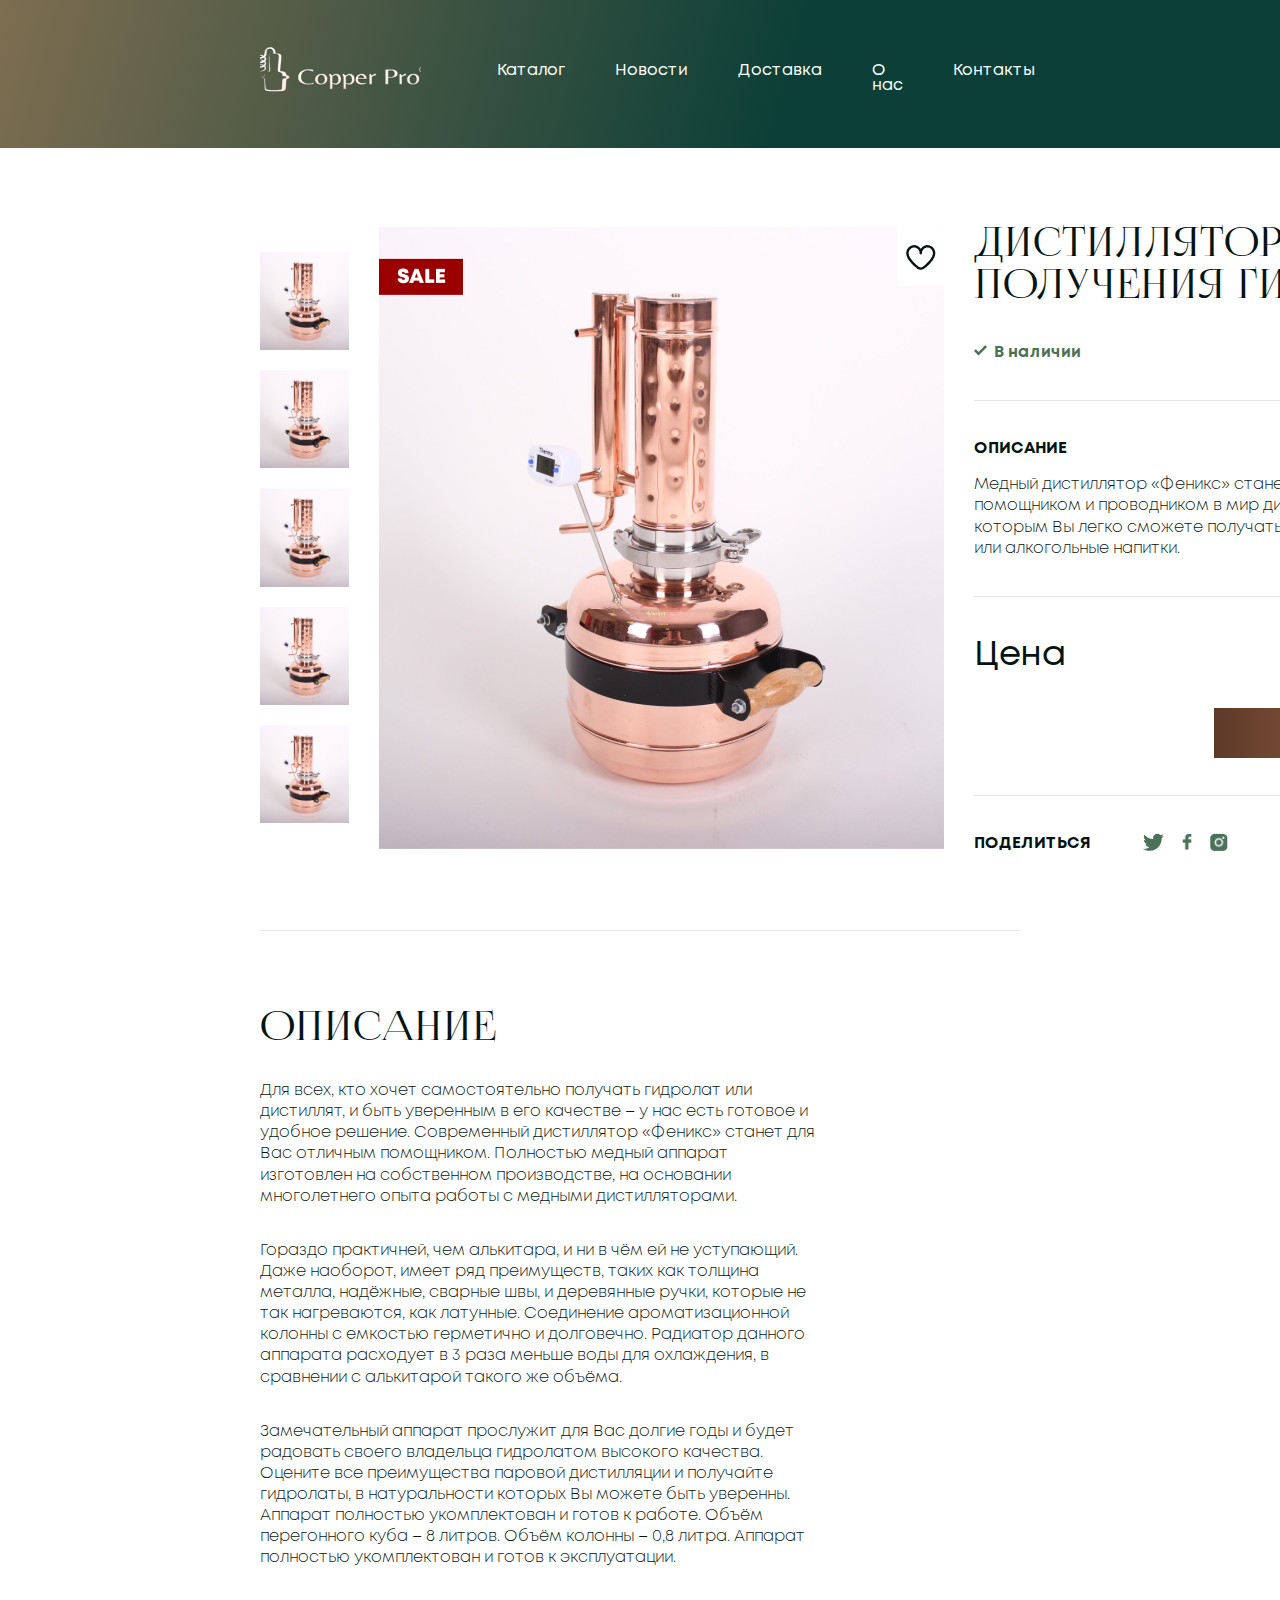
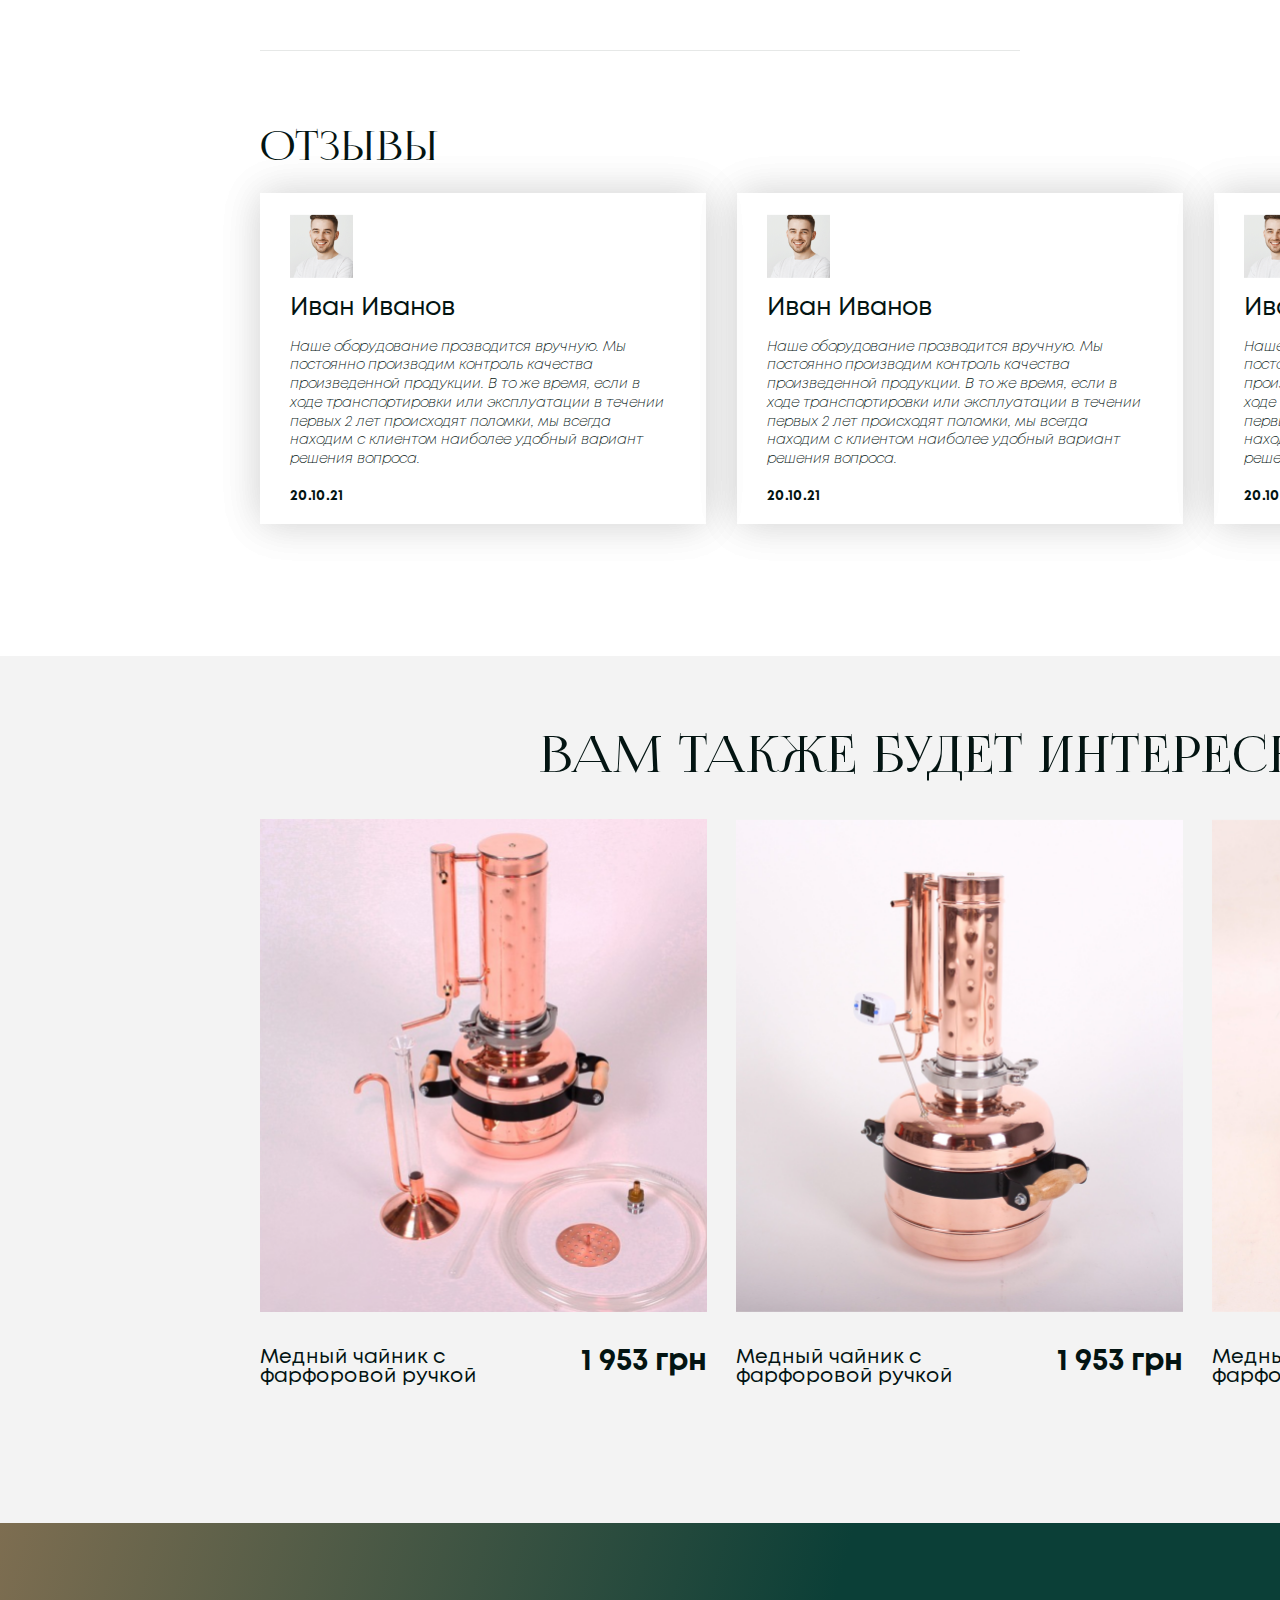
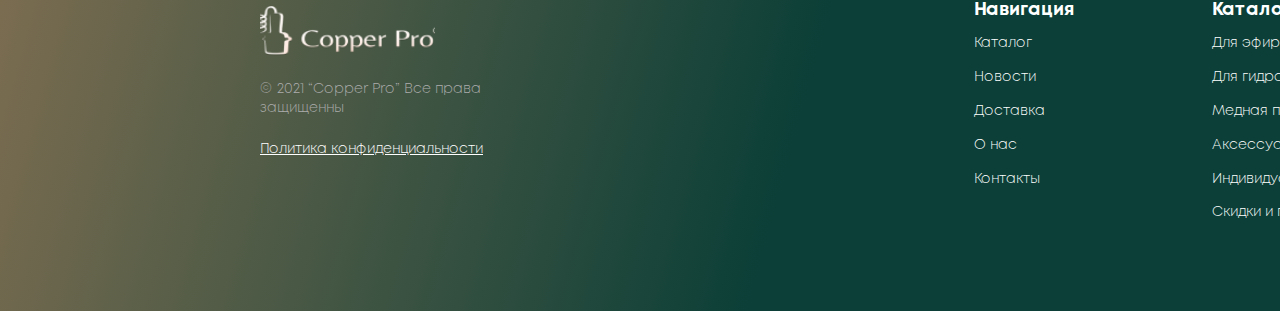
<file: product.html>
<!DOCTYPE html>
<html lang="en">
  <head>
    <meta charset="UTF-8" />
    <meta name="viewport" content="width=device-width, initial-scale=1.0" />
    <link rel="stylesheet" href="./assets/style/product/style.css" />
    <title>Product card</title>
  </head>
  <body>
    <div class="wrapper">
      <header>
        <div class="container">
          <div class="logo">
            <div><img src="./assets/image/product/logo.png" alt="logo" /></div>
            <nav>
              <a href="#">Каталог</a><a href="#">Новости</a
              ><a href="#">Доставка</a><a href="#">О нас</a
              ><a href="#">Контакты</a>
              <div class="burger">
                <img src="./assets/image/product/burger.png" alt="" />
              </div>
            </nav>
          </div>
        </div>
      </header>
      <main>
        <div class="container">
          <div class="good">
            <div class="mini">
              <div>
                <img
                  src="./assets/image/product/mainpicsmall.png"
                  alt="mainpicsmall"
                />
              </div>
              <div>
                <img
                  src="./assets/image/product/mainpicsmall.png"
                  alt="mainpicsmall"
                />
              </div>
              <div>
                <img
                  src="./assets/image/product/mainpicsmall.png"
                  alt="mainpicsmall"
                />
              </div>
              <div>
                <img
                  src="./assets/image/product/mainpicsmall.png"
                  alt="mainpicsmall"
                />
              </div>
              <div>
                <img
                  src="./assets/image/product/mainpicsmall.png"
                  alt="mainpicsmall"
                />
              </div>
            </div>
            <div class="mainpic">
              <img src="./assets/image/product/mainpic.png" alt="mainpic" />
            </div>
            <div class="good-description">
              <h2>Дистиллятор для получения гидролата 8л</h2>
              <div class="articul">
                <div class="there_is"><span>В наличии</span></div>
                <div class="articulnumber">
                  <span>Артикул: </span><span>CP-0803</span>
                </div>
              </div>
              <hr />
              <div class="description">
                <h4>Описание</h4>
                <p>
                  Медный дистиллятор «Феникс» станет Вашим надёжным помощником и
                  проводником в мир дистилляции и красоты, с которым Вы легко
                  сможете получать свои любимые гидролаты или алкогольные
                  напитки.
                </p>
              </div>
              <hr />
              <div class="pricebox">
                <div class="price">
                  <h3>Цена</h3>
                  <div>
                    <span>10 953 грн</span>
                    <div class="line">
                      <hr />
                      <span>1 953 грн</span>
                    </div>
                  </div>
                </div>
                <div class="button">
                  <button>Купить</button>
                </div>
              </div>
              <hr />
              <div class="share">
                <h4>Поделиться</h4>
                <div>
                  <a href="#"
                    ><img
                      class="twitter"
                      src="./assets/image/product/twitter.png"
                      alt="twitter"
                  /></a>
                  <a href="#"
                    ><img
                      class="facebook"
                      src="./assets/image/product/facebook.png"
                      alt="facebook"
                  /></a>
                  <a href="#"
                    ><img
                      class="instagram"
                      src="./assets/image/product/instagram.png"
                      alt=""
                  /></a>
                </div>
              </div>
            </div>
          </div>
          <div class="description">
            <hr />
            <h2>Описание</h2>
            <div>
              <p>
                Для всех, кто хочет самостоятельно получать гидролат или
                дистиллят, и быть уверенным в его качестве – у нас есть готовое
                и удобное решение. Современный дистиллятор «Феникс» станет для
                Вас отличным помощником. Полностью медный аппарат изготовлен на
                собственном производстве, на основании многолетнего опыта работы
                с медными дистилляторами.
              </p>
            </div>
            <div>
              <p>
                Гораздо практичней, чем алькитара, и ни в чём ей не уступающий.
                Даже наоборот, имеет ряд преимуществ, таких как толщина металла,
                надёжные, сварные швы, и деревянные ручки, которые не так
                нагреваются, как латунные. Соединение ароматизационной колонны с
                емкостью герметично и долговечно. Радиатор данного аппарата
                расходует в 3 раза меньше воды для охлаждения, в сравнении с
                алькитарой такого же объёма.
              </p>
            </div>
            <div>
              <p>
                Замечательный аппарат прослужит для Вас долгие годы и будет
                радовать своего владельца гидролатом высокого качества. Оцените
                все преимущества паровой дистилляции и получайте гидролаты, в
                натуральности которых Вы можете быть уверенны. Аппарат полностью
                укомплектован и готов к работе. Объём перегонного куба – 8
                литров. Объём колонны – 0,8 литра. Аппарат полностью
                укомплектован и готов к эксплуатации.
              </p>
            </div>
            <hr />
          </div>
          <div class="review">
            <h2>Отзывы</h2>
            <button>Оставить отзыв</button>
            <div class="reviews">
              <div>
                <img src="./assets/image/product/man.png" alt="man" />
              </div>
              <h3>Иван Иванов</h3>
              <p>
                Наше оборудование прозводится вручную. Мы постоянно производим
                контроль качества произведенной продукции. В то же время, если в
                ходе транспортировки или эксплуатации в течении первых 2 лет
                происходят поломки, мы всегда находим с клиентом наиболее
                удобный вариант решения вопроса.
              </p>
              <span>20.10.21</span>
            </div>
            <div class="reviews" id="second">
              <div>
                <img src="./assets/image/product/man.png" alt="man" />
              </div>
              <h3>Иван Иванов</h3>
              <p>
                Наше оборудование прозводится вручную. Мы постоянно производим
                контроль качества произведенной продукции. В то же время, если в
                ходе транспортировки или эксплуатации в течении первых 2 лет
                происходят поломки, мы всегда находим с клиентом наиболее
                удобный вариант решения вопроса.
              </p>
              <span>20.10.21</span>
            </div>
            <div class="reviews">
              <div>
                <img src="./assets/image/product/man.png" alt="man" />
              </div>
              <h3>Иван Иванов</h3>
              <p>
                Наше оборудование прозводится вручную. Мы постоянно производим
                контроль качества произведенной продукции. В то же время, если в
                ходе транспортировки или эксплуатации в течении первых 2 лет
                происходят поломки, мы всегда находим с клиентом наиболее
                удобный вариант решения вопроса.
              </p>
              <span>20.10.21</span>
            </div>
          </div>
        </div>
        <div class="grey">
          <div class="container">
            <div class="youlike">
              <h1>Вам также будет интересно</h1>
              <div class="first">
                <div class="img">
                  <img src="./assets/image/product/pic.png" alt="pic" />
                </div>
                <div class="span">
                  <span>Медный чайник с фарфоровой ручкой</span
                  ><span>1 953 грн</span>
                </div>
              </div>
              <div class="second">
                <div class="img">
                  <img
                    src="./assets/image/product/mainpicsmall.png"
                    alt="mainpicsmall"
                  />
                </div>
                <div class="span">
                  <span>Медный чайник с фарфоровой ручкой</span
                  ><span>1 953 грн</span>
                </div>
              </div>
              <div class="third">
                <div class="img">
                  <img src="./assets/image/product/kettle.png" alt="kettle" />
                </div>
                <div class="span">
                  <span>Медный чайник с фарфоровой ручкой</span
                  ><span>1 953 грн</span>
                </div>
              </div>
              <button>Перейти в каталог</button>
            </div>
          </div>
        </div>
      </main>
      <footer>
        <div class="container">
          <div class="logo">
            <div class="pic">
              <img src="./assets/image/product/logo.png" alt="logo" />
            </div>
            <p>© 2021 “Copper Pro” Все права защищенны</p>
            <a class="politics" href="#">Политика конфиденциальности</a>
          </div>
          <div class="links1">
            <h4>Навигация</h4>
            <a href="#">Каталог</a><a href="#">Новости</a
            ><a href="#">Доставка</a><a href="#">О нас</a
            ><a href="#">Контакты</a>
          </div>
          <div class="links2">
            <h4>Каталог</h4>
            <a href="#">Для эфирных масел</a><a href="#">Для гидролатов</a
            ><a href="#">Медная посуда</a><a href="#">Аксессуары из меди</a
            ><a href="#">Индивидуальный заказ</a>
            <a href="#">Скидки и предложения</a>
          </div>
          <div class="links3">
            <h4>Контакты</h4>
            <span>Бажана 8-Б, Киев, 02132 Украина</span
            ><span>+38 (096) 990 67 56</span>
            <span>a.alambik@gmail.com</span>
            <div>
              <a href="#"
                ><img
                  class="twitter"
                  src="./assets/image/product/twitter2.png"
                  alt="twitter"
              /></a>
              <a href="#"
                ><img
                  class="facebook"
                  src="./assets/image/product/facebook2.png"
                  alt="facebook"
              /></a>
              <a href="#"
                ><img
                  class="instagram"
                  src="./assets/image/product/instagram2.png"
                  alt=""
              /></a>
            </div>
          </div>
        </div>
      </footer>
    </div>
  </body>
</html>
</file>
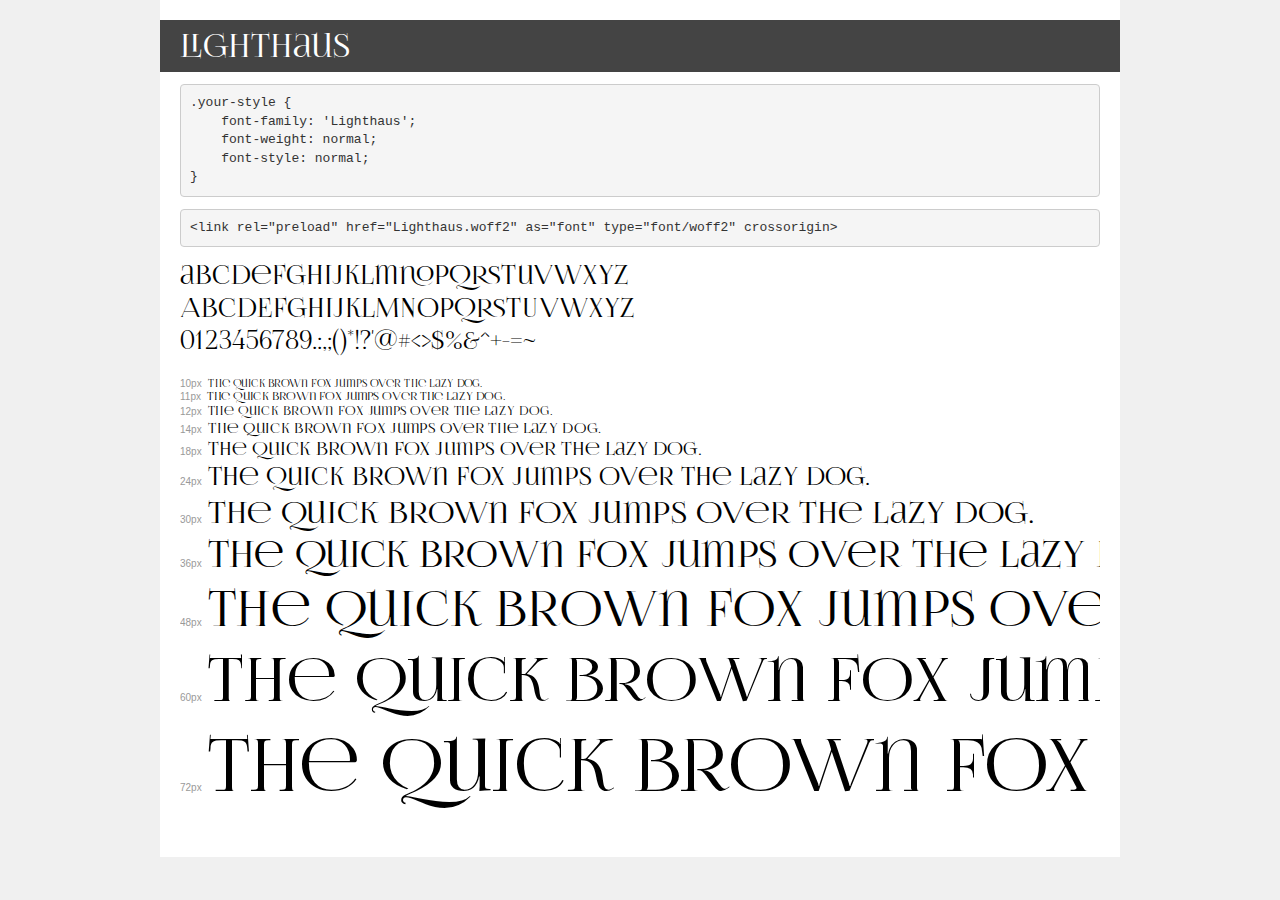
<file: assets/fonts/lighthaus/demo.html>
<!DOCTYPE html>
<html lang="en">
<head>
    <meta charset="utf-8">
    <meta http-equiv="X-UA-Compatible" content="IE=edge">
    <meta name="viewport" content="width=device-width, initial-scale=1">
    <meta name="robots" content="noindex, noarchive">
    <meta name="format-detection" content="telephone=no">
    <title>Transfonter demo</title>
    <link href="stylesheet.css" rel="stylesheet">
    <style>
        /*
        http://meyerweb.com/eric/tools/css/reset/
        v2.0 | 20110126
        License: none (public domain)
        */
        html, body, div, span, applet, object, iframe,
        h1, h2, h3, h4, h5, h6, p, blockquote, pre,
        a, abbr, acronym, address, big, cite, code,
        del, dfn, em, img, ins, kbd, q, s, samp,
        small, strike, strong, sub, sup, tt, var,
        b, u, i, center,
        dl, dt, dd, ol, ul, li,
        fieldset, form, label, legend,
        table, caption, tbody, tfoot, thead, tr, th, td,
        article, aside, canvas, details, embed,
        figure, figcaption, footer, header, hgroup,
        menu, nav, output, ruby, section, summary,
        time, mark, audio, video {
            margin: 0;
            padding: 0;
            border: 0;
            font-size: 100%;
            font: inherit;
            vertical-align: baseline;
        }
        /* HTML5 display-role reset for older browsers */
        article, aside, details, figcaption, figure,
        footer, header, hgroup, menu, nav, section {
            display: block;
        }
        body {
            line-height: 1;
        }
        ol, ul {
            list-style: none;
        }
        blockquote, q {
            quotes: none;
        }
        blockquote:before, blockquote:after,
        q:before, q:after {
            content: '';
            content: none;
        }
        table {
            border-collapse: collapse;
            border-spacing: 0;
        }
        /* demo styles */
        body {
            background: #f0f0f0;
            color: #000;
        }
        .page {
            background: #fff;
            width: 920px;
            margin: 0 auto;
            padding: 20px 20px 0 20px;
            overflow: hidden;
        }
        .font-container {
            overflow-x: auto;
            overflow-y: hidden;
            margin-bottom: 40px;
            line-height: 1.3;
            white-space: nowrap;
            padding-bottom: 5px;
        }
        h1 {
            position: relative;
            background: #444;
            font-size: 32px;
            color: #fff;
            padding: 10px 20px;
            margin: 0 -20px 12px -20px;
        }
        .letters {
            font-size: 25px;
            margin-bottom: 20px;
        }
        .s10:before {
            content: '10px';
        }
        .s11:before {
            content: '11px';
        }
        .s12:before {
            content: '12px';
        }
        .s14:before {
            content: '14px';
        }
        .s18:before {
            content: '18px';
        }
        .s24:before {
            content: '24px';
        }
        .s30:before {
            content: '30px';
        }
        .s36:before {
            content: '36px';
        }
        .s48:before {
            content: '48px';
        }
        .s60:before {
            content: '60px';
        }
        .s72:before {
            content: '72px';
        }
        .s10:before, .s11:before, .s12:before, .s14:before,
        .s18:before, .s24:before, .s30:before, .s36:before,
        .s48:before, .s60:before, .s72:before {
            font-family: Arial, sans-serif;
            font-size: 10px;
            font-weight: normal;
            font-style: normal;
            color: #999;
            padding-right: 6px;
        }
        pre {
            display: block;
            padding: 9px;
            margin: 0 0 12px;
            font-family: Monaco, Menlo, Consolas, "Courier New", monospace;
            font-size: 13px;
            line-height: 1.428571429;
            color: #333;
            font-weight: normal;
            font-style: normal;
            background-color: #f5f5f5;
            border: 1px solid #ccc;
            overflow-x: auto;
            border-radius: 4px;
        }
        /* responsive */
        @media (max-width: 959px) {
            .page {
                width: auto;
                margin: 0;
            }
        }
    </style>
</head>
<body>
<div class="page">
    <div class="demo">
        <h1 style="font-family: 'Lighthaus'; font-weight: normal; font-style: normal;">Lighthaus</h1>
        <pre title="Usage">.your-style {
    font-family: 'Lighthaus';
    font-weight: normal;
    font-style: normal;
}</pre>
        <pre title="Preload (optional)">
&lt;link rel=&quot;preload&quot; href=&quot;Lighthaus.woff2&quot; as=&quot;font&quot; type=&quot;font/woff2&quot; crossorigin&gt;</pre>
        <div class="font-container" style="font-family: 'Lighthaus'; font-weight: normal; font-style: normal;">
            <p class="letters">
                abcdefghijklmnopqrstuvwxyz<br>
ABCDEFGHIJKLMNOPQRSTUVWXYZ<br>
                0123456789.:,;()*!?'@#&lt;&gt;$%&^+-=~
            </p>
            <p class="s10" style="font-size: 10px;">The quick brown fox jumps over the lazy dog.</p>
            <p class="s11" style="font-size: 11px;">The quick brown fox jumps over the lazy dog.</p>
            <p class="s12" style="font-size: 12px;">The quick brown fox jumps over the lazy dog.</p>
            <p class="s14" style="font-size: 14px;">The quick brown fox jumps over the lazy dog.</p>
            <p class="s18" style="font-size: 18px;">The quick brown fox jumps over the lazy dog.</p>
            <p class="s24" style="font-size: 24px;">The quick brown fox jumps over the lazy dog.</p>
            <p class="s30" style="font-size: 30px;">The quick brown fox jumps over the lazy dog.</p>
            <p class="s36" style="font-size: 36px;">The quick brown fox jumps over the lazy dog.</p>
            <p class="s48" style="font-size: 48px;">The quick brown fox jumps over the lazy dog.</p>
            <p class="s60" style="font-size: 60px;">The quick brown fox jumps over the lazy dog.</p>
            <p class="s72" style="font-size: 72px;">The quick brown fox jumps over the lazy dog.</p>
        </div>
    </div>

</div>
</body>
</html>
</file>
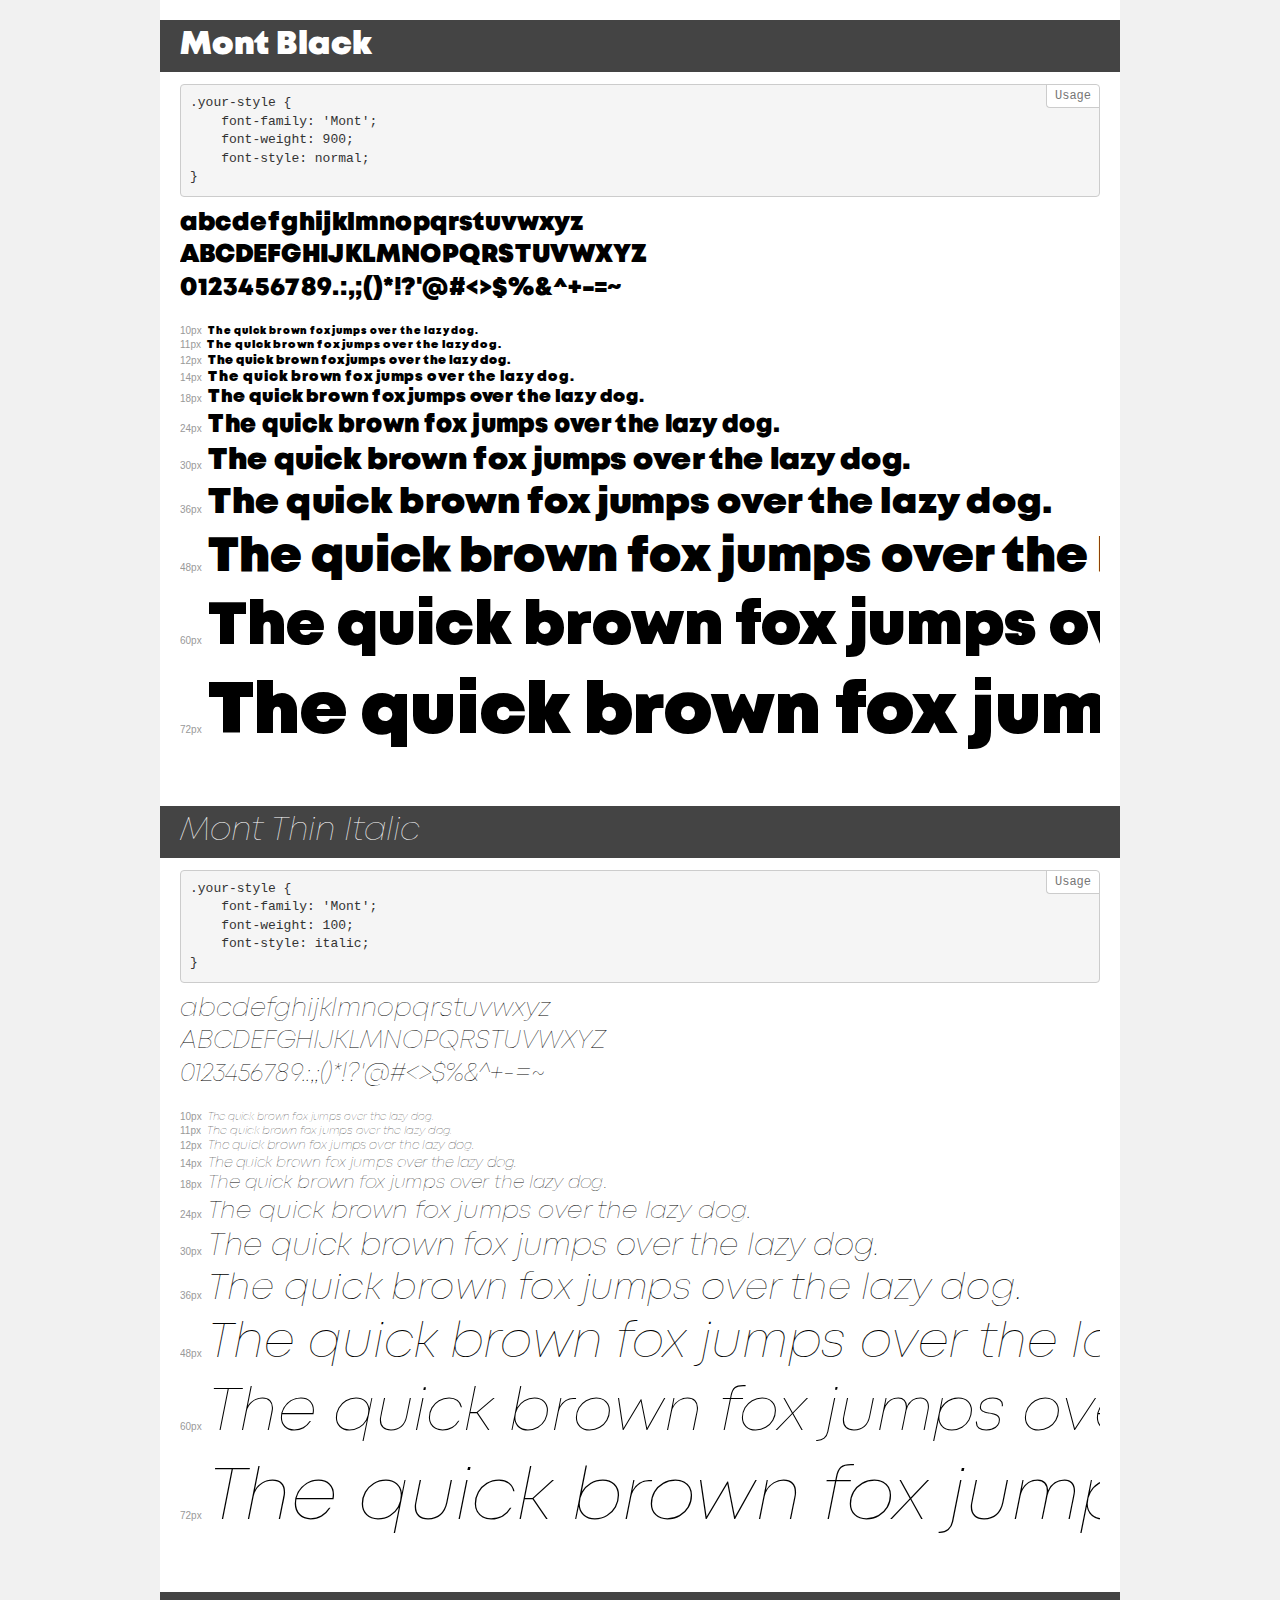
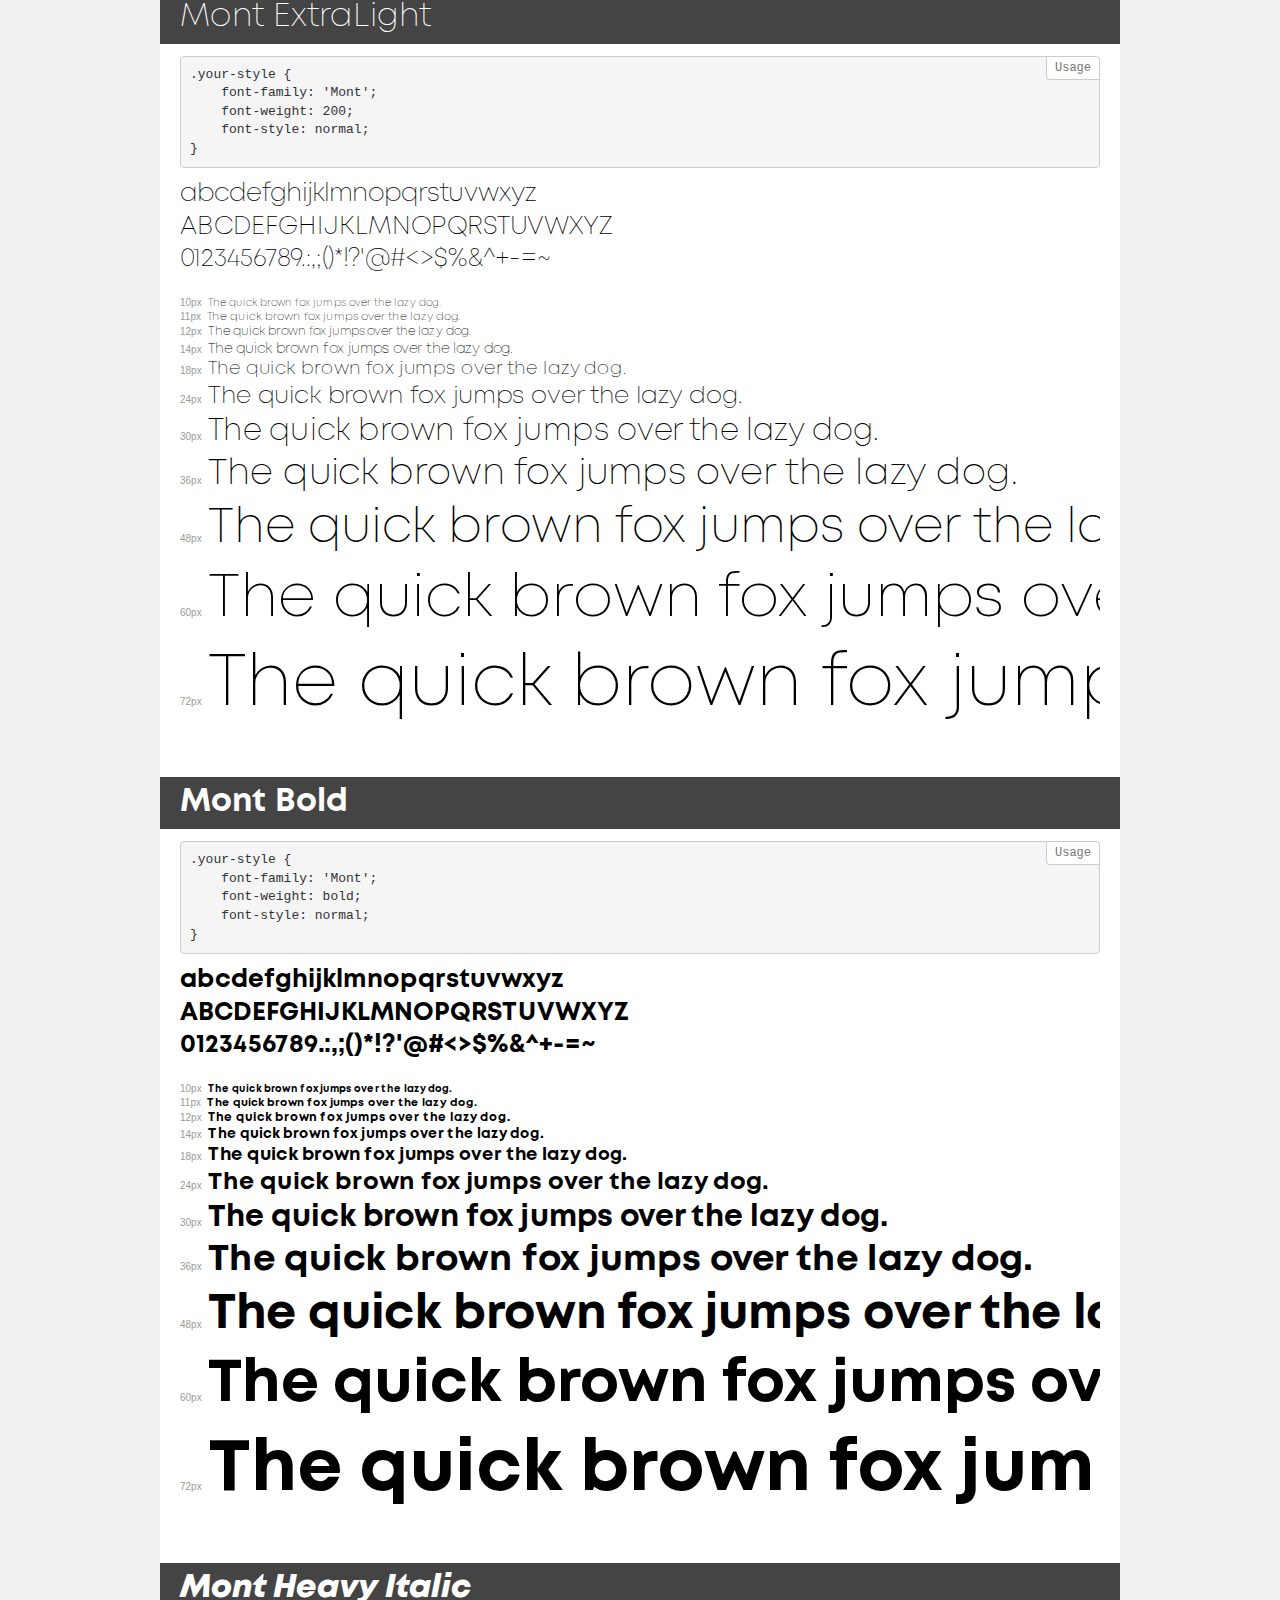
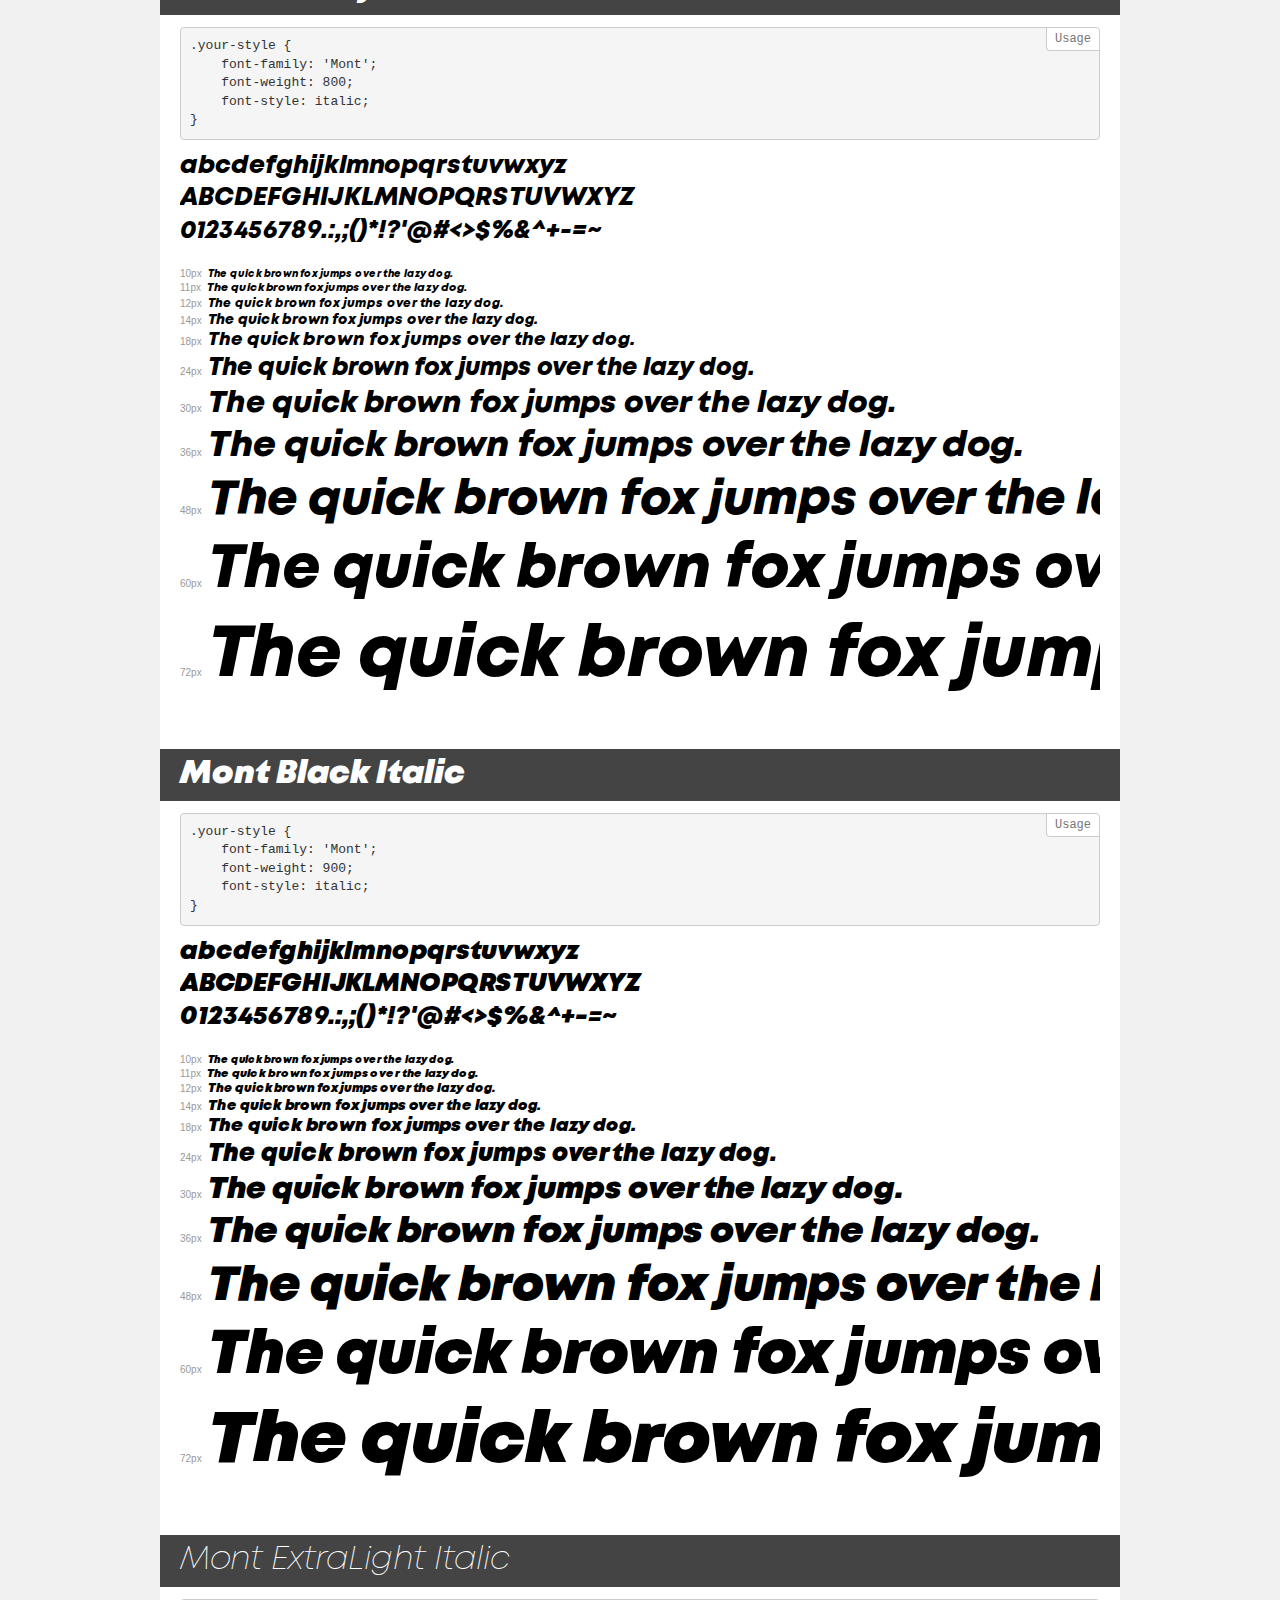
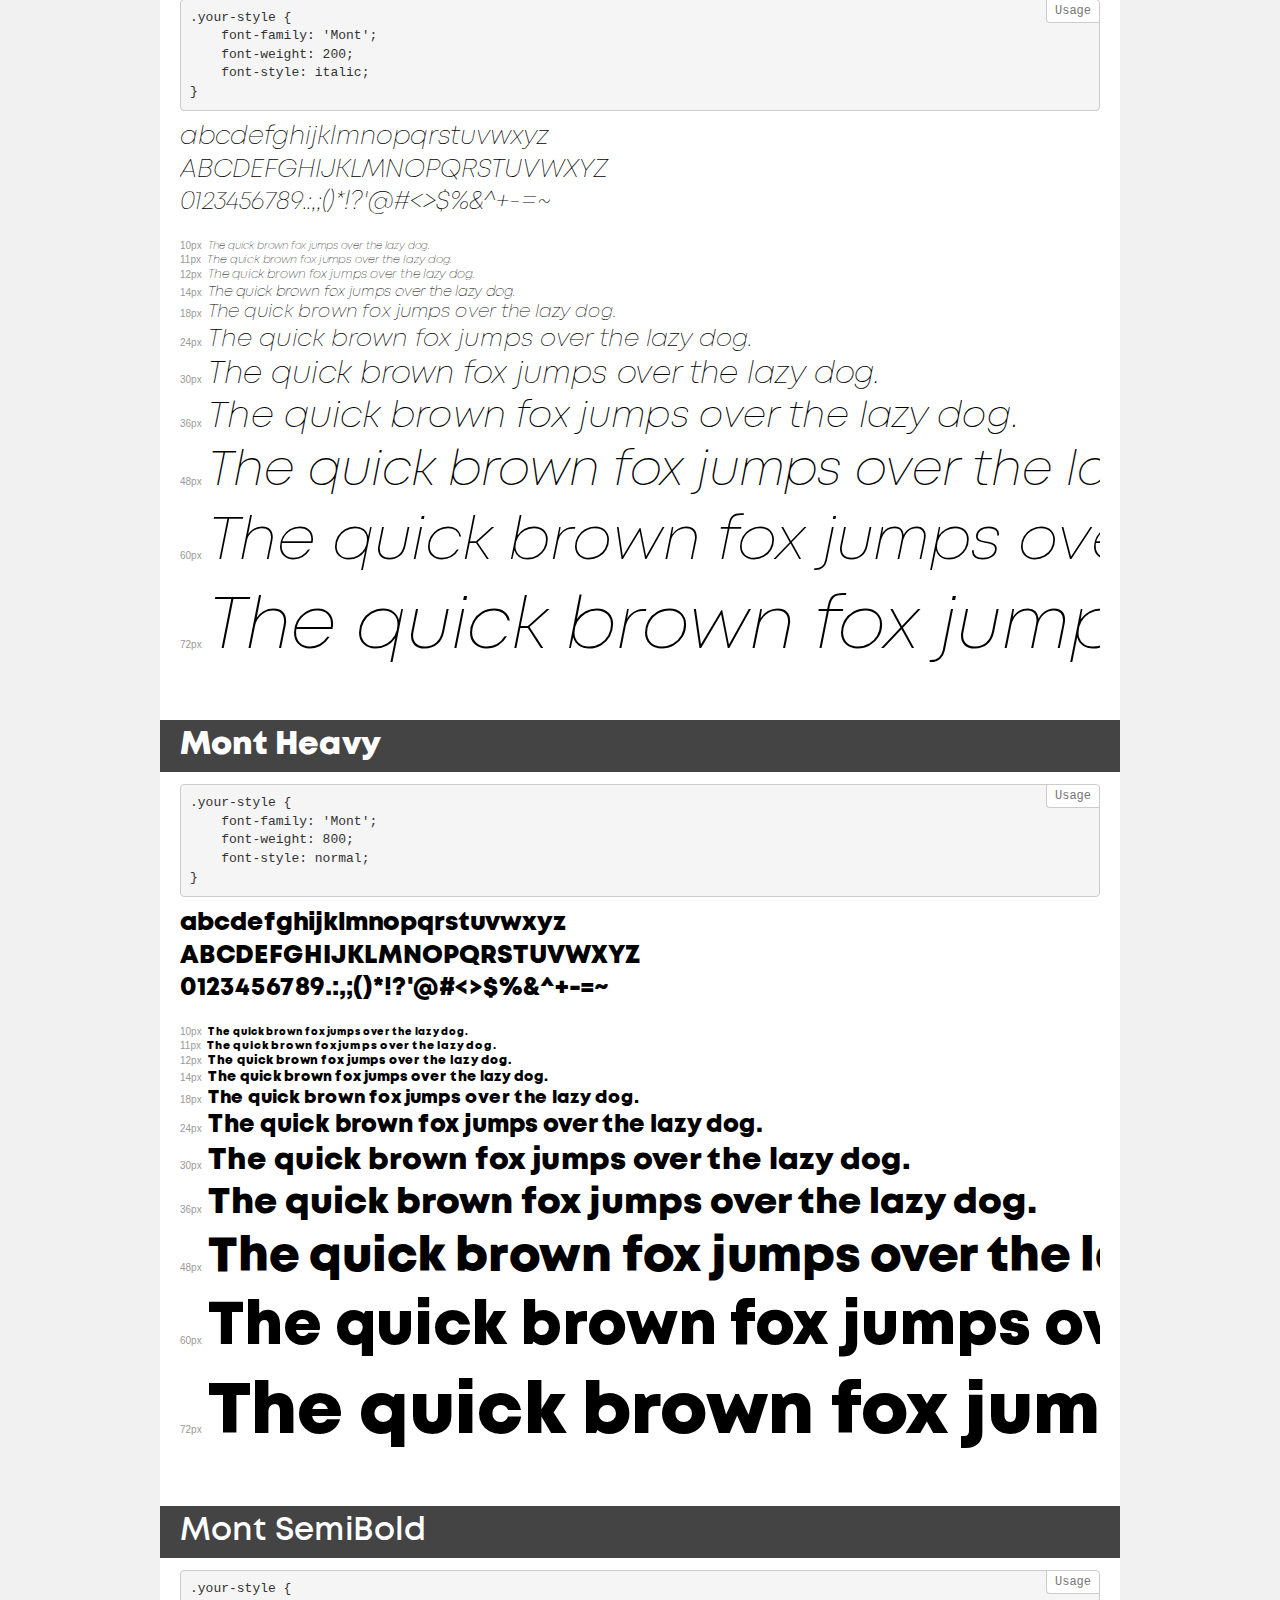
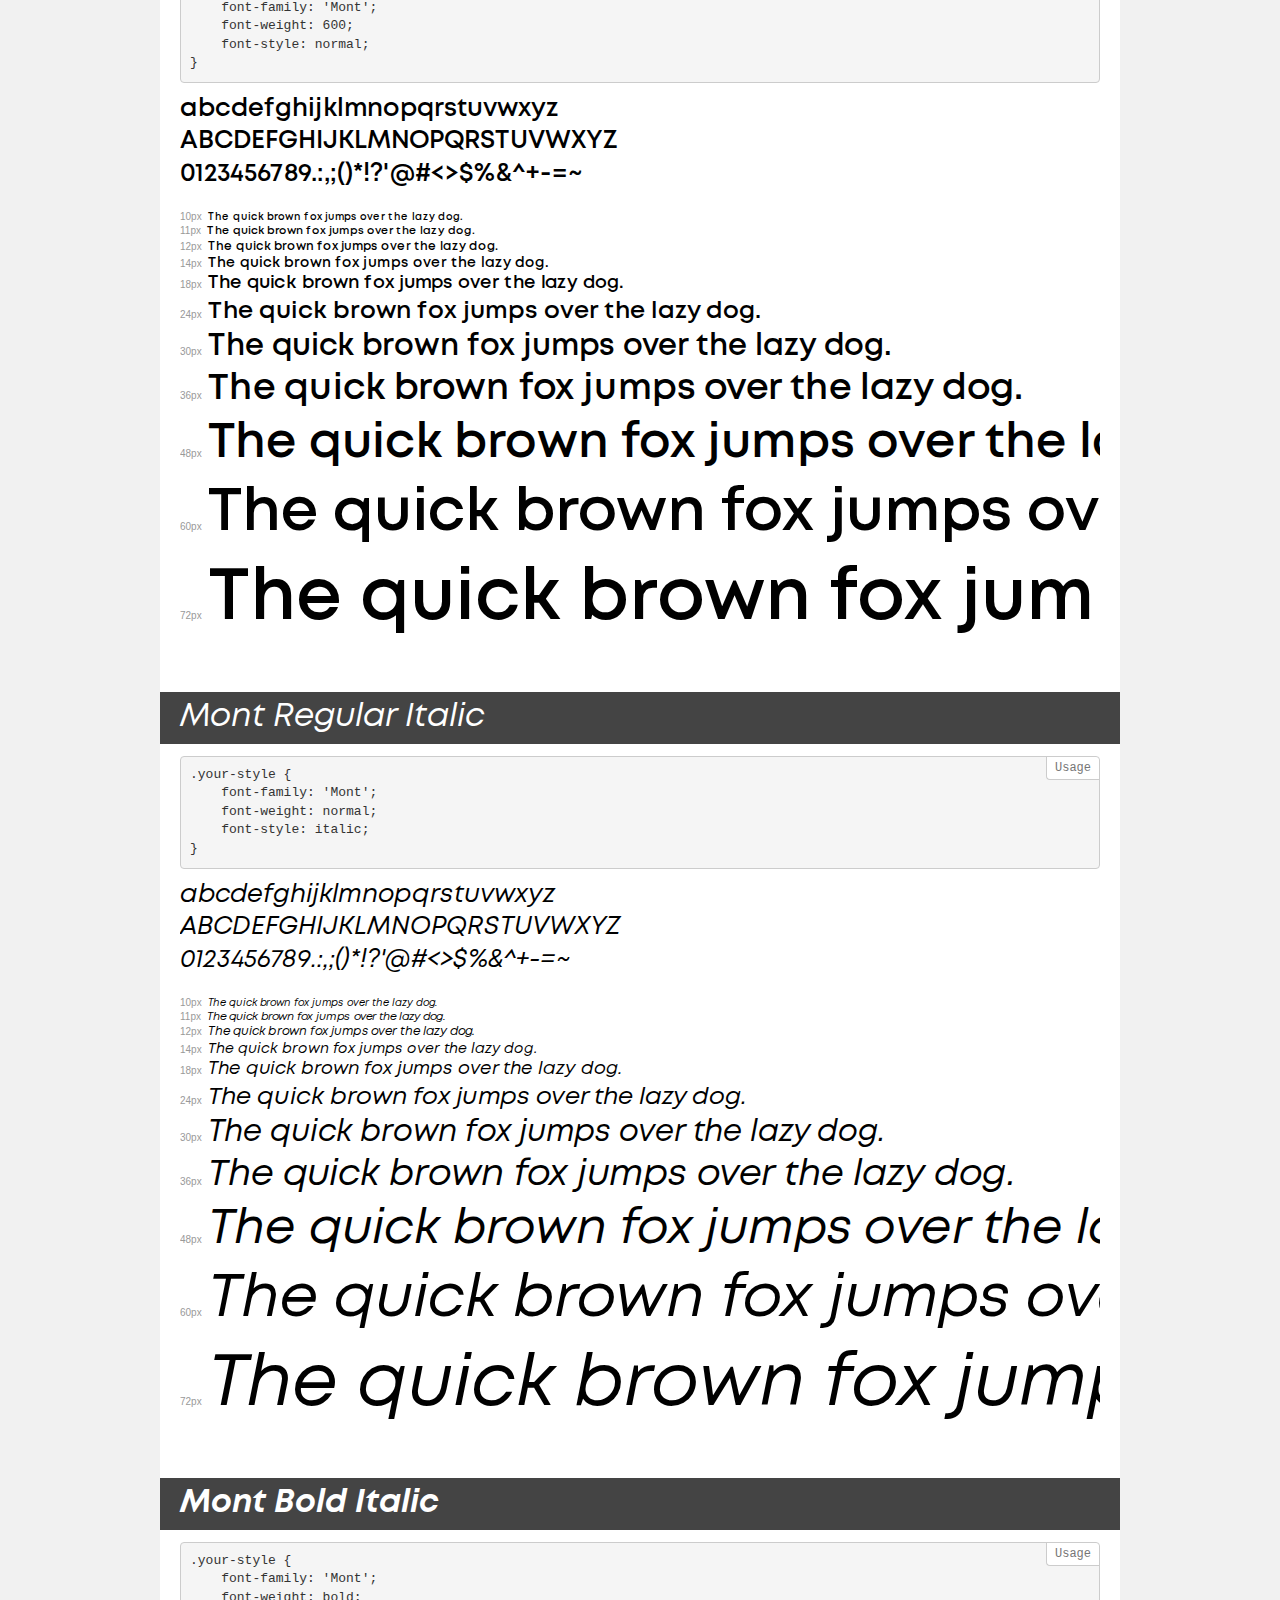
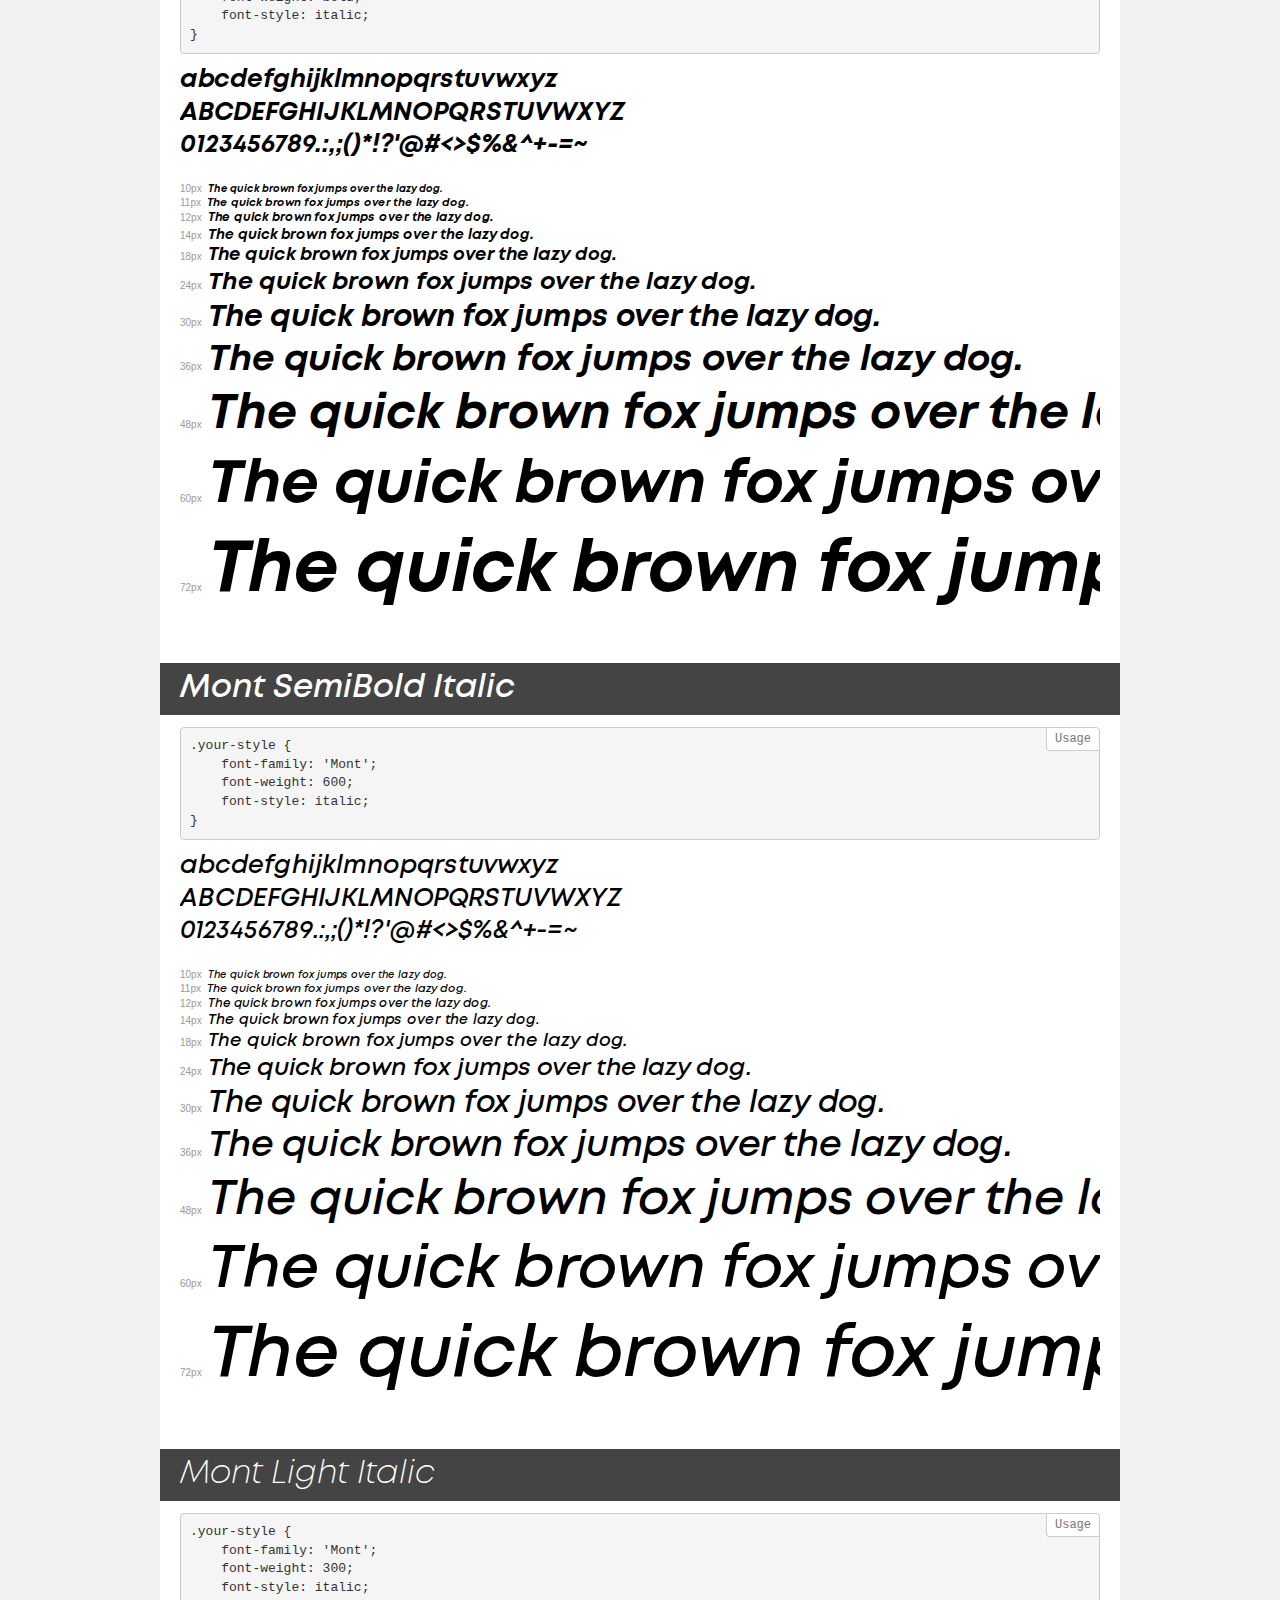
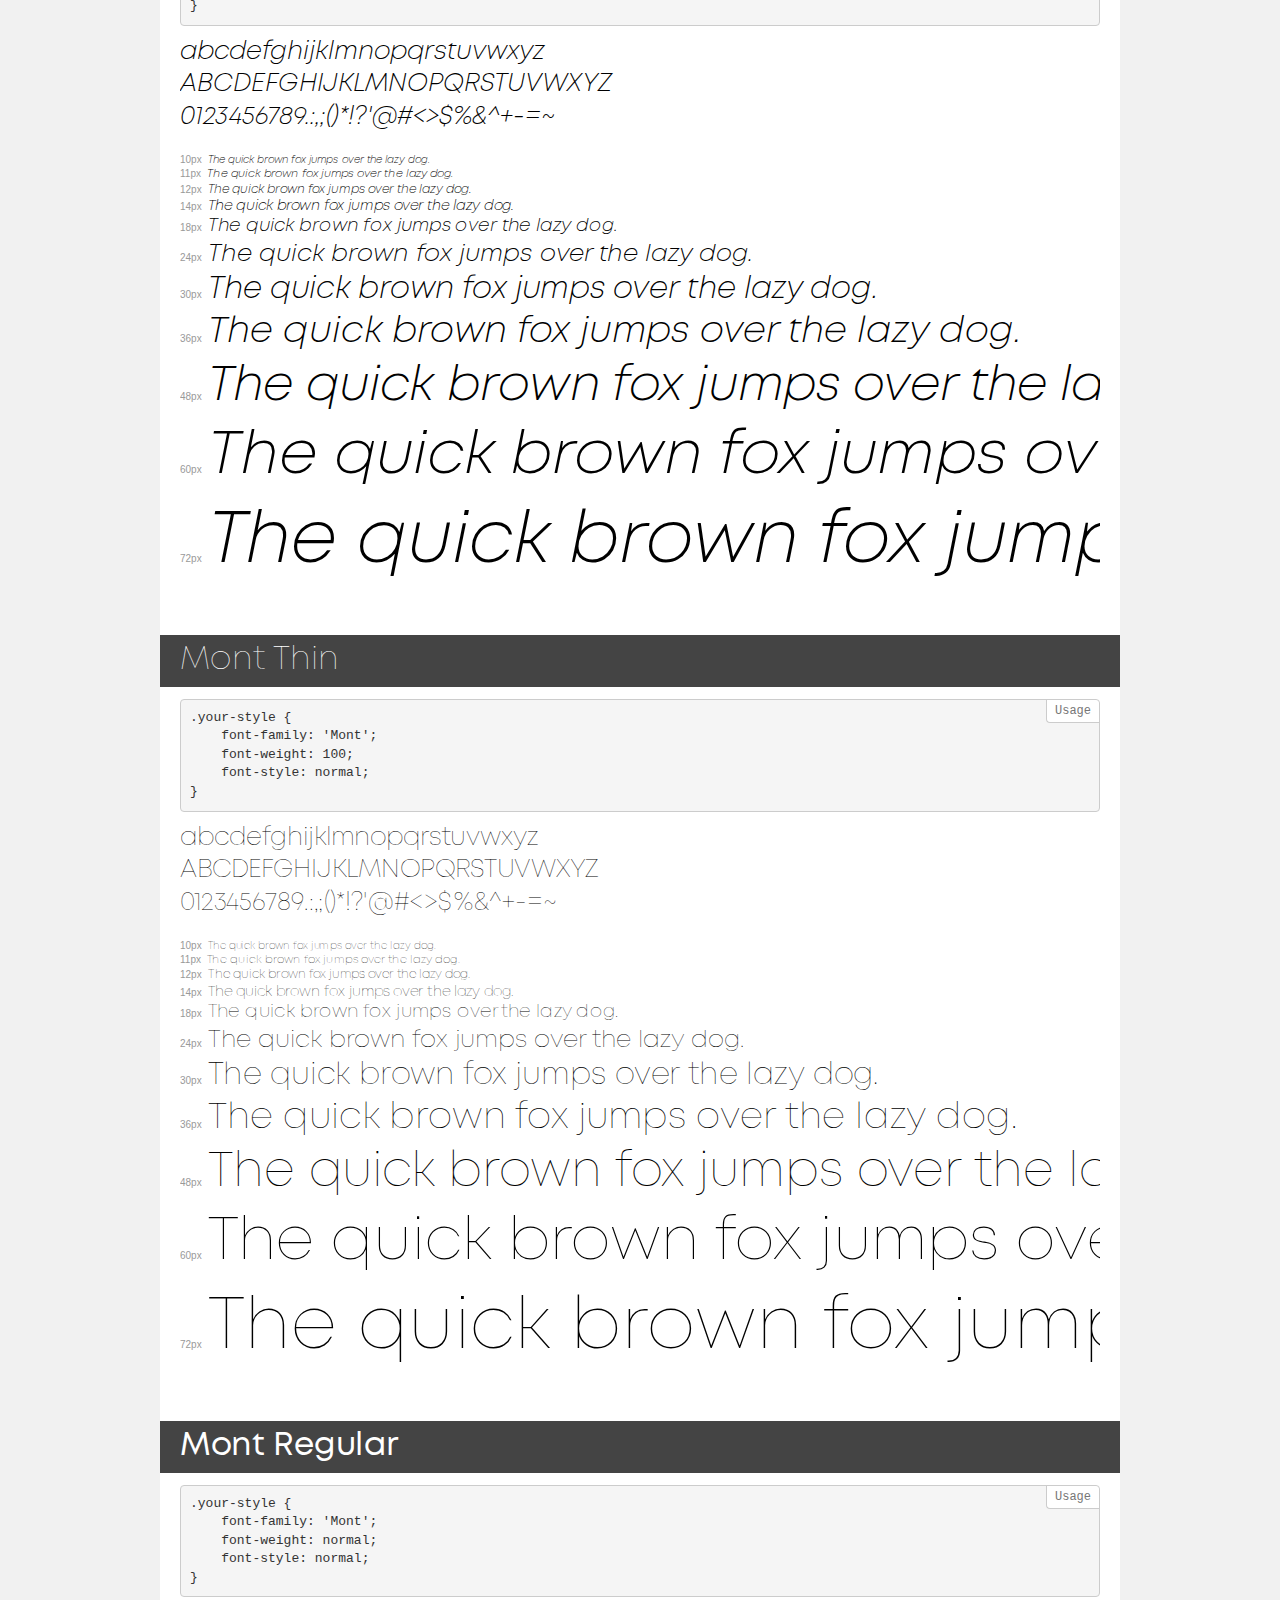
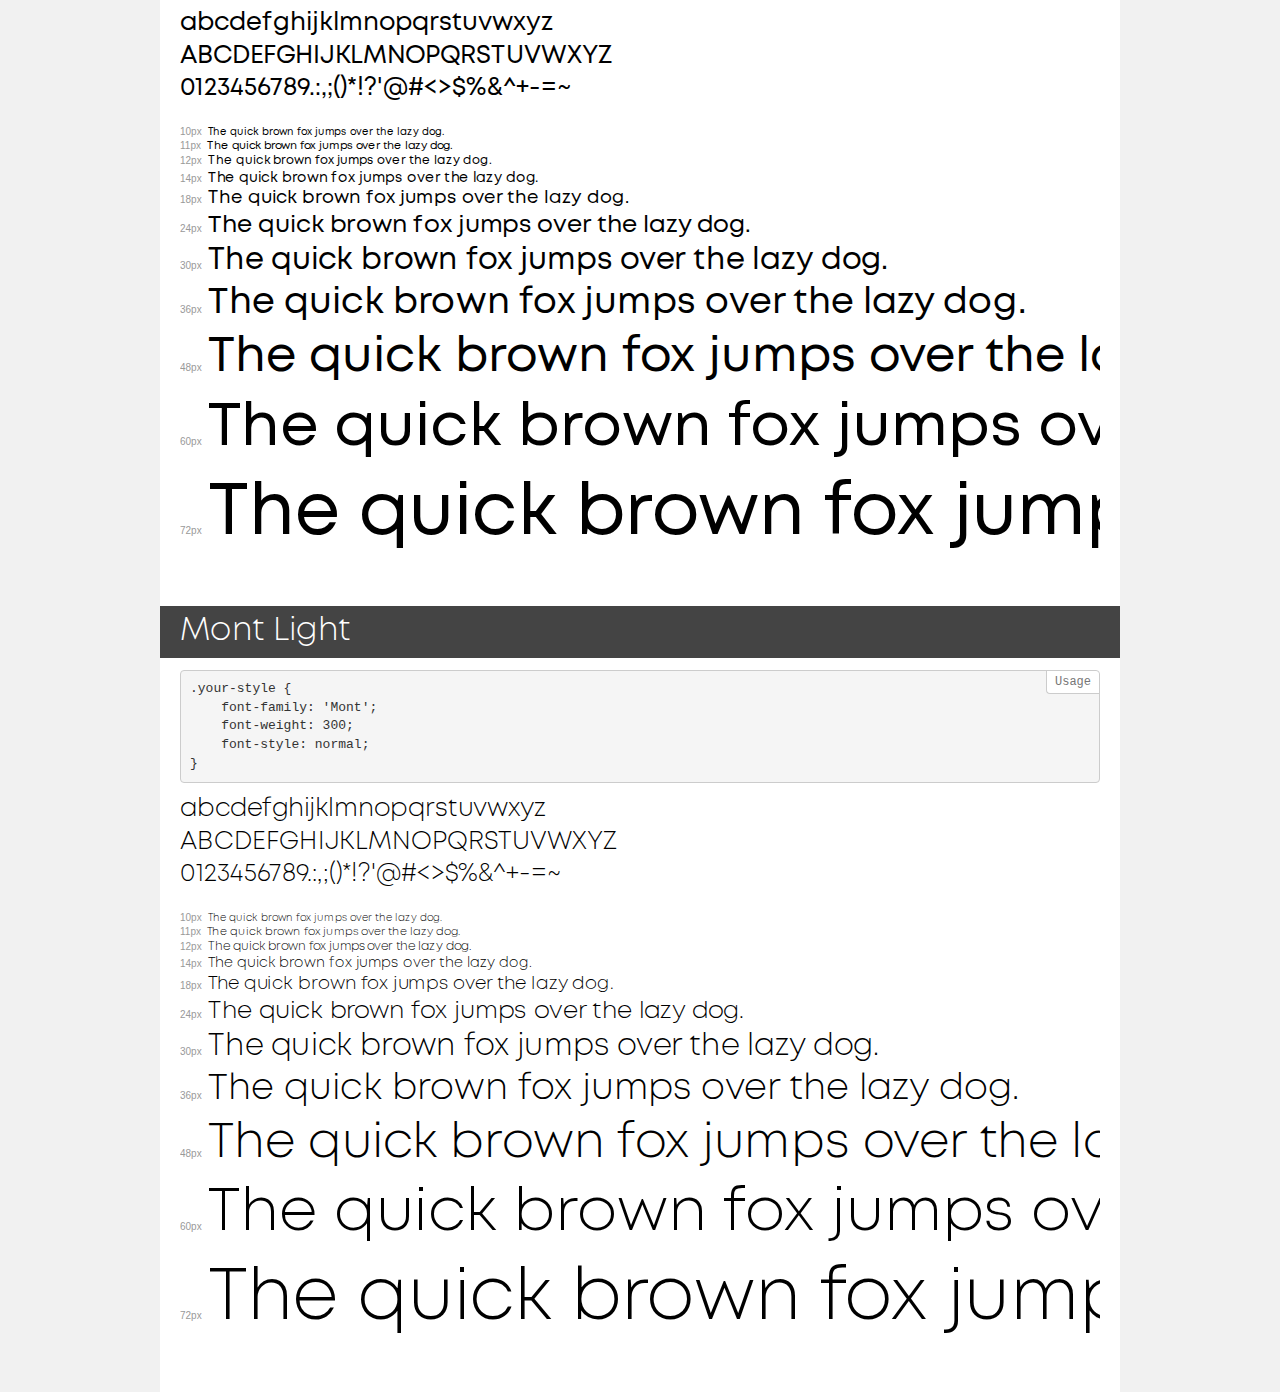
<file: assets/fonts/Mont/demo.html>
<!DOCTYPE html>
<html>
<head>
    <meta charset="utf-8">
    <meta http-equiv="X-UA-Compatible" content="IE=edge">
    <meta name="viewport" content="width=device-width, initial-scale=1">
    <meta name="robots" content="noindex, noarchive">
    <meta name="format-detection" content="telephone=no">
    <title>Transfonter demo</title>
    <link href="stylesheet.css" rel="stylesheet">
    <style>
        /*
        http://meyerweb.com/eric/tools/css/reset/
        v2.0 | 20110126
        License: none (public domain)
        */
        html, body, div, span, applet, object, iframe,
        h1, h2, h3, h4, h5, h6, p, blockquote, pre,
        a, abbr, acronym, address, big, cite, code,
        del, dfn, em, img, ins, kbd, q, s, samp,
        small, strike, strong, sub, sup, tt, var,
        b, u, i, center,
        dl, dt, dd, ol, ul, li,
        fieldset, form, label, legend,
        table, caption, tbody, tfoot, thead, tr, th, td,
        article, aside, canvas, details, embed,
        figure, figcaption, footer, header, hgroup,
        menu, nav, output, ruby, section, summary,
        time, mark, audio, video {
            margin: 0;
            padding: 0;
            border: 0;
            font-size: 100%;
            font: inherit;
            vertical-align: baseline;
        }
        /* HTML5 display-role reset for older browsers */
        article, aside, details, figcaption, figure,
        footer, header, hgroup, menu, nav, section {
            display: block;
        }
        body {
            line-height: 1;
        }
        ol, ul {
            list-style: none;
        }
        blockquote, q {
            quotes: none;
        }
        blockquote:before, blockquote:after,
        q:before, q:after {
            content: '';
            content: none;
        }
        table {
            border-collapse: collapse;
            border-spacing: 0;
        }
        /* common styles */
        body {
            background: #f1f1f1;
            color: #000;
        }
        .page {
            background: #fff;
            width: 920px;
            margin: 0 auto;
            padding: 20px 20px 0 20px;
            overflow: hidden;
        }
        .font-container {
            overflow-x: auto;
            overflow-y: hidden;
            margin-bottom: 40px;
            line-height: 1.3;
            white-space: nowrap;
            padding-bottom: 5px;
        }
        h1 {
            position: relative;
            background: #444;
            font-size: 32px;
            color: #fff;
            padding: 10px 20px;
            margin: 0 -20px 12px -20px;
        }
        .letters {
            font-size: 25px;
            margin-bottom: 20px;
        }
        .s10:before {
            content: '10px';
        }
        .s11:before {
            content: '11px';
        }
        .s12:before {
            content: '12px';
        }
        .s14:before {
            content: '14px';
        }
        .s18:before {
            content: '18px';
        }
        .s24:before {
            content: '24px';
        }
        .s30:before {
            content: '30px';
        }
        .s36:before {
            content: '36px';
        }
        .s48:before {
            content: '48px';
        }
        .s60:before {
            content: '60px';
        }
        .s72:before {
            content: '72px';
        }
        .s10:before, .s11:before, .s12:before, .s14:before,
        .s18:before, .s24:before, .s30:before, .s36:before,
        .s48:before, .s60:before, .s72:before {
            font-family: Arial, sans-serif;
            font-size: 10px;
            font-weight: normal;
            font-style: normal;
            color: #999;
            padding-right: 6px;
        }
        pre {
            display: block;
            position: relative;
            padding: 9px;
            margin: 0 0 10px;
            font-family: Monaco, Menlo, Consolas, "Courier New", monospace !important;
            font-size: 13px;
            line-height: 1.428571429;
            color: #333;
            font-weight: normal !important;
            font-style: normal !important;
            background-color: #f5f5f5;
            border: 1px solid #ccc;
            overflow-x: auto;
            border-radius: 4px;
        }
        pre:after {
            display: block;
            position: absolute;
            right: 0;
            top: 0;
            content: 'Usage';
            line-height: 1;
            padding: 5px 8px;
            font-size: 12px;
            color: #767676;
            background-color: #fff;
            border: 1px solid #ccc;
            border-right: none;
            border-top: none;
            border-radius: 0 4px 0 4px;
            z-index: 10;
        }
        /* responsive */
        @media (max-width: 959px) {
            .page {
                width: auto;
                margin: 0;
            }
        }
    </style>
</head>
<body>
<div class="page">
    <div class="demo" style="font-family: 'Mont'; font-weight: 900; font-style: normal;">
        <h1>Mont Black</h1>
        <pre>.your-style {
    font-family: 'Mont';
    font-weight: 900;
    font-style: normal;
}</pre>
        <div class="font-container">
            <p class="letters">
                abcdefghijklmnopqrstuvwxyz<br>
ABCDEFGHIJKLMNOPQRSTUVWXYZ<br>
                0123456789.:,;()*!?'@#<>$%&^+-=~
            </p>
            <p class="s10" style="font-size: 10px;">The quick brown fox jumps over the lazy dog.</p>
            <p class="s11" style="font-size: 11px;">The quick brown fox jumps over the lazy dog.</p>
            <p class="s12" style="font-size: 12px;">The quick brown fox jumps over the lazy dog.</p>
            <p class="s14" style="font-size: 14px;">The quick brown fox jumps over the lazy dog.</p>
            <p class="s18" style="font-size: 18px;">The quick brown fox jumps over the lazy dog.</p>
            <p class="s24" style="font-size: 24px;">The quick brown fox jumps over the lazy dog.</p>
            <p class="s30" style="font-size: 30px;">The quick brown fox jumps over the lazy dog.</p>
            <p class="s36" style="font-size: 36px;">The quick brown fox jumps over the lazy dog.</p>
            <p class="s48" style="font-size: 48px;">The quick brown fox jumps over the lazy dog.</p>
            <p class="s60" style="font-size: 60px;">The quick brown fox jumps over the lazy dog.</p>
            <p class="s72" style="font-size: 72px;">The quick brown fox jumps over the lazy dog.</p>
        </div>
    </div>
    <div class="demo" style="font-family: 'Mont'; font-weight: 100; font-style: italic;">
        <h1>Mont Thin Italic</h1>
        <pre>.your-style {
    font-family: 'Mont';
    font-weight: 100;
    font-style: italic;
}</pre>
        <div class="font-container">
            <p class="letters">
                abcdefghijklmnopqrstuvwxyz<br>
ABCDEFGHIJKLMNOPQRSTUVWXYZ<br>
                0123456789.:,;()*!?'@#<>$%&^+-=~
            </p>
            <p class="s10" style="font-size: 10px;">The quick brown fox jumps over the lazy dog.</p>
            <p class="s11" style="font-size: 11px;">The quick brown fox jumps over the lazy dog.</p>
            <p class="s12" style="font-size: 12px;">The quick brown fox jumps over the lazy dog.</p>
            <p class="s14" style="font-size: 14px;">The quick brown fox jumps over the lazy dog.</p>
            <p class="s18" style="font-size: 18px;">The quick brown fox jumps over the lazy dog.</p>
            <p class="s24" style="font-size: 24px;">The quick brown fox jumps over the lazy dog.</p>
            <p class="s30" style="font-size: 30px;">The quick brown fox jumps over the lazy dog.</p>
            <p class="s36" style="font-size: 36px;">The quick brown fox jumps over the lazy dog.</p>
            <p class="s48" style="font-size: 48px;">The quick brown fox jumps over the lazy dog.</p>
            <p class="s60" style="font-size: 60px;">The quick brown fox jumps over the lazy dog.</p>
            <p class="s72" style="font-size: 72px;">The quick brown fox jumps over the lazy dog.</p>
        </div>
    </div>
    <div class="demo" style="font-family: 'Mont'; font-weight: 200; font-style: normal;">
        <h1>Mont ExtraLight</h1>
        <pre>.your-style {
    font-family: 'Mont';
    font-weight: 200;
    font-style: normal;
}</pre>
        <div class="font-container">
            <p class="letters">
                abcdefghijklmnopqrstuvwxyz<br>
ABCDEFGHIJKLMNOPQRSTUVWXYZ<br>
                0123456789.:,;()*!?'@#<>$%&^+-=~
            </p>
            <p class="s10" style="font-size: 10px;">The quick brown fox jumps over the lazy dog.</p>
            <p class="s11" style="font-size: 11px;">The quick brown fox jumps over the lazy dog.</p>
            <p class="s12" style="font-size: 12px;">The quick brown fox jumps over the lazy dog.</p>
            <p class="s14" style="font-size: 14px;">The quick brown fox jumps over the lazy dog.</p>
            <p class="s18" style="font-size: 18px;">The quick brown fox jumps over the lazy dog.</p>
            <p class="s24" style="font-size: 24px;">The quick brown fox jumps over the lazy dog.</p>
            <p class="s30" style="font-size: 30px;">The quick brown fox jumps over the lazy dog.</p>
            <p class="s36" style="font-size: 36px;">The quick brown fox jumps over the lazy dog.</p>
            <p class="s48" style="font-size: 48px;">The quick brown fox jumps over the lazy dog.</p>
            <p class="s60" style="font-size: 60px;">The quick brown fox jumps over the lazy dog.</p>
            <p class="s72" style="font-size: 72px;">The quick brown fox jumps over the lazy dog.</p>
        </div>
    </div>
    <div class="demo" style="font-family: 'Mont'; font-weight: bold; font-style: normal;">
        <h1>Mont Bold</h1>
        <pre>.your-style {
    font-family: 'Mont';
    font-weight: bold;
    font-style: normal;
}</pre>
        <div class="font-container">
            <p class="letters">
                abcdefghijklmnopqrstuvwxyz<br>
ABCDEFGHIJKLMNOPQRSTUVWXYZ<br>
                0123456789.:,;()*!?'@#<>$%&^+-=~
            </p>
            <p class="s10" style="font-size: 10px;">The quick brown fox jumps over the lazy dog.</p>
            <p class="s11" style="font-size: 11px;">The quick brown fox jumps over the lazy dog.</p>
            <p class="s12" style="font-size: 12px;">The quick brown fox jumps over the lazy dog.</p>
            <p class="s14" style="font-size: 14px;">The quick brown fox jumps over the lazy dog.</p>
            <p class="s18" style="font-size: 18px;">The quick brown fox jumps over the lazy dog.</p>
            <p class="s24" style="font-size: 24px;">The quick brown fox jumps over the lazy dog.</p>
            <p class="s30" style="font-size: 30px;">The quick brown fox jumps over the lazy dog.</p>
            <p class="s36" style="font-size: 36px;">The quick brown fox jumps over the lazy dog.</p>
            <p class="s48" style="font-size: 48px;">The quick brown fox jumps over the lazy dog.</p>
            <p class="s60" style="font-size: 60px;">The quick brown fox jumps over the lazy dog.</p>
            <p class="s72" style="font-size: 72px;">The quick brown fox jumps over the lazy dog.</p>
        </div>
    </div>
    <div class="demo" style="font-family: 'Mont'; font-weight: 800; font-style: italic;">
        <h1>Mont Heavy Italic</h1>
        <pre>.your-style {
    font-family: 'Mont';
    font-weight: 800;
    font-style: italic;
}</pre>
        <div class="font-container">
            <p class="letters">
                abcdefghijklmnopqrstuvwxyz<br>
ABCDEFGHIJKLMNOPQRSTUVWXYZ<br>
                0123456789.:,;()*!?'@#<>$%&^+-=~
            </p>
            <p class="s10" style="font-size: 10px;">The quick brown fox jumps over the lazy dog.</p>
            <p class="s11" style="font-size: 11px;">The quick brown fox jumps over the lazy dog.</p>
            <p class="s12" style="font-size: 12px;">The quick brown fox jumps over the lazy dog.</p>
            <p class="s14" style="font-size: 14px;">The quick brown fox jumps over the lazy dog.</p>
            <p class="s18" style="font-size: 18px;">The quick brown fox jumps over the lazy dog.</p>
            <p class="s24" style="font-size: 24px;">The quick brown fox jumps over the lazy dog.</p>
            <p class="s30" style="font-size: 30px;">The quick brown fox jumps over the lazy dog.</p>
            <p class="s36" style="font-size: 36px;">The quick brown fox jumps over the lazy dog.</p>
            <p class="s48" style="font-size: 48px;">The quick brown fox jumps over the lazy dog.</p>
            <p class="s60" style="font-size: 60px;">The quick brown fox jumps over the lazy dog.</p>
            <p class="s72" style="font-size: 72px;">The quick brown fox jumps over the lazy dog.</p>
        </div>
    </div>
    <div class="demo" style="font-family: 'Mont'; font-weight: 900; font-style: italic;">
        <h1>Mont Black Italic</h1>
        <pre>.your-style {
    font-family: 'Mont';
    font-weight: 900;
    font-style: italic;
}</pre>
        <div class="font-container">
            <p class="letters">
                abcdefghijklmnopqrstuvwxyz<br>
ABCDEFGHIJKLMNOPQRSTUVWXYZ<br>
                0123456789.:,;()*!?'@#<>$%&^+-=~
            </p>
            <p class="s10" style="font-size: 10px;">The quick brown fox jumps over the lazy dog.</p>
            <p class="s11" style="font-size: 11px;">The quick brown fox jumps over the lazy dog.</p>
            <p class="s12" style="font-size: 12px;">The quick brown fox jumps over the lazy dog.</p>
            <p class="s14" style="font-size: 14px;">The quick brown fox jumps over the lazy dog.</p>
            <p class="s18" style="font-size: 18px;">The quick brown fox jumps over the lazy dog.</p>
            <p class="s24" style="font-size: 24px;">The quick brown fox jumps over the lazy dog.</p>
            <p class="s30" style="font-size: 30px;">The quick brown fox jumps over the lazy dog.</p>
            <p class="s36" style="font-size: 36px;">The quick brown fox jumps over the lazy dog.</p>
            <p class="s48" style="font-size: 48px;">The quick brown fox jumps over the lazy dog.</p>
            <p class="s60" style="font-size: 60px;">The quick brown fox jumps over the lazy dog.</p>
            <p class="s72" style="font-size: 72px;">The quick brown fox jumps over the lazy dog.</p>
        </div>
    </div>
    <div class="demo" style="font-family: 'Mont'; font-weight: 200; font-style: italic;">
        <h1>Mont ExtraLight Italic</h1>
        <pre>.your-style {
    font-family: 'Mont';
    font-weight: 200;
    font-style: italic;
}</pre>
        <div class="font-container">
            <p class="letters">
                abcdefghijklmnopqrstuvwxyz<br>
ABCDEFGHIJKLMNOPQRSTUVWXYZ<br>
                0123456789.:,;()*!?'@#<>$%&^+-=~
            </p>
            <p class="s10" style="font-size: 10px;">The quick brown fox jumps over the lazy dog.</p>
            <p class="s11" style="font-size: 11px;">The quick brown fox jumps over the lazy dog.</p>
            <p class="s12" style="font-size: 12px;">The quick brown fox jumps over the lazy dog.</p>
            <p class="s14" style="font-size: 14px;">The quick brown fox jumps over the lazy dog.</p>
            <p class="s18" style="font-size: 18px;">The quick brown fox jumps over the lazy dog.</p>
            <p class="s24" style="font-size: 24px;">The quick brown fox jumps over the lazy dog.</p>
            <p class="s30" style="font-size: 30px;">The quick brown fox jumps over the lazy dog.</p>
            <p class="s36" style="font-size: 36px;">The quick brown fox jumps over the lazy dog.</p>
            <p class="s48" style="font-size: 48px;">The quick brown fox jumps over the lazy dog.</p>
            <p class="s60" style="font-size: 60px;">The quick brown fox jumps over the lazy dog.</p>
            <p class="s72" style="font-size: 72px;">The quick brown fox jumps over the lazy dog.</p>
        </div>
    </div>
    <div class="demo" style="font-family: 'Mont'; font-weight: 800; font-style: normal;">
        <h1>Mont Heavy</h1>
        <pre>.your-style {
    font-family: 'Mont';
    font-weight: 800;
    font-style: normal;
}</pre>
        <div class="font-container">
            <p class="letters">
                abcdefghijklmnopqrstuvwxyz<br>
ABCDEFGHIJKLMNOPQRSTUVWXYZ<br>
                0123456789.:,;()*!?'@#<>$%&^+-=~
            </p>
            <p class="s10" style="font-size: 10px;">The quick brown fox jumps over the lazy dog.</p>
            <p class="s11" style="font-size: 11px;">The quick brown fox jumps over the lazy dog.</p>
            <p class="s12" style="font-size: 12px;">The quick brown fox jumps over the lazy dog.</p>
            <p class="s14" style="font-size: 14px;">The quick brown fox jumps over the lazy dog.</p>
            <p class="s18" style="font-size: 18px;">The quick brown fox jumps over the lazy dog.</p>
            <p class="s24" style="font-size: 24px;">The quick brown fox jumps over the lazy dog.</p>
            <p class="s30" style="font-size: 30px;">The quick brown fox jumps over the lazy dog.</p>
            <p class="s36" style="font-size: 36px;">The quick brown fox jumps over the lazy dog.</p>
            <p class="s48" style="font-size: 48px;">The quick brown fox jumps over the lazy dog.</p>
            <p class="s60" style="font-size: 60px;">The quick brown fox jumps over the lazy dog.</p>
            <p class="s72" style="font-size: 72px;">The quick brown fox jumps over the lazy dog.</p>
        </div>
    </div>
    <div class="demo" style="font-family: 'Mont'; font-weight: 600; font-style: normal;">
        <h1>Mont SemiBold</h1>
        <pre>.your-style {
    font-family: 'Mont';
    font-weight: 600;
    font-style: normal;
}</pre>
        <div class="font-container">
            <p class="letters">
                abcdefghijklmnopqrstuvwxyz<br>
ABCDEFGHIJKLMNOPQRSTUVWXYZ<br>
                0123456789.:,;()*!?'@#<>$%&^+-=~
            </p>
            <p class="s10" style="font-size: 10px;">The quick brown fox jumps over the lazy dog.</p>
            <p class="s11" style="font-size: 11px;">The quick brown fox jumps over the lazy dog.</p>
            <p class="s12" style="font-size: 12px;">The quick brown fox jumps over the lazy dog.</p>
            <p class="s14" style="font-size: 14px;">The quick brown fox jumps over the lazy dog.</p>
            <p class="s18" style="font-size: 18px;">The quick brown fox jumps over the lazy dog.</p>
            <p class="s24" style="font-size: 24px;">The quick brown fox jumps over the lazy dog.</p>
            <p class="s30" style="font-size: 30px;">The quick brown fox jumps over the lazy dog.</p>
            <p class="s36" style="font-size: 36px;">The quick brown fox jumps over the lazy dog.</p>
            <p class="s48" style="font-size: 48px;">The quick brown fox jumps over the lazy dog.</p>
            <p class="s60" style="font-size: 60px;">The quick brown fox jumps over the lazy dog.</p>
            <p class="s72" style="font-size: 72px;">The quick brown fox jumps over the lazy dog.</p>
        </div>
    </div>
    <div class="demo" style="font-family: 'Mont'; font-weight: normal; font-style: italic;">
        <h1>Mont Regular Italic</h1>
        <pre>.your-style {
    font-family: 'Mont';
    font-weight: normal;
    font-style: italic;
}</pre>
        <div class="font-container">
            <p class="letters">
                abcdefghijklmnopqrstuvwxyz<br>
ABCDEFGHIJKLMNOPQRSTUVWXYZ<br>
                0123456789.:,;()*!?'@#<>$%&^+-=~
            </p>
            <p class="s10" style="font-size: 10px;">The quick brown fox jumps over the lazy dog.</p>
            <p class="s11" style="font-size: 11px;">The quick brown fox jumps over the lazy dog.</p>
            <p class="s12" style="font-size: 12px;">The quick brown fox jumps over the lazy dog.</p>
            <p class="s14" style="font-size: 14px;">The quick brown fox jumps over the lazy dog.</p>
            <p class="s18" style="font-size: 18px;">The quick brown fox jumps over the lazy dog.</p>
            <p class="s24" style="font-size: 24px;">The quick brown fox jumps over the lazy dog.</p>
            <p class="s30" style="font-size: 30px;">The quick brown fox jumps over the lazy dog.</p>
            <p class="s36" style="font-size: 36px;">The quick brown fox jumps over the lazy dog.</p>
            <p class="s48" style="font-size: 48px;">The quick brown fox jumps over the lazy dog.</p>
            <p class="s60" style="font-size: 60px;">The quick brown fox jumps over the lazy dog.</p>
            <p class="s72" style="font-size: 72px;">The quick brown fox jumps over the lazy dog.</p>
        </div>
    </div>
    <div class="demo" style="font-family: 'Mont'; font-weight: bold; font-style: italic;">
        <h1>Mont Bold Italic</h1>
        <pre>.your-style {
    font-family: 'Mont';
    font-weight: bold;
    font-style: italic;
}</pre>
        <div class="font-container">
            <p class="letters">
                abcdefghijklmnopqrstuvwxyz<br>
ABCDEFGHIJKLMNOPQRSTUVWXYZ<br>
                0123456789.:,;()*!?'@#<>$%&^+-=~
            </p>
            <p class="s10" style="font-size: 10px;">The quick brown fox jumps over the lazy dog.</p>
            <p class="s11" style="font-size: 11px;">The quick brown fox jumps over the lazy dog.</p>
            <p class="s12" style="font-size: 12px;">The quick brown fox jumps over the lazy dog.</p>
            <p class="s14" style="font-size: 14px;">The quick brown fox jumps over the lazy dog.</p>
            <p class="s18" style="font-size: 18px;">The quick brown fox jumps over the lazy dog.</p>
            <p class="s24" style="font-size: 24px;">The quick brown fox jumps over the lazy dog.</p>
            <p class="s30" style="font-size: 30px;">The quick brown fox jumps over the lazy dog.</p>
            <p class="s36" style="font-size: 36px;">The quick brown fox jumps over the lazy dog.</p>
            <p class="s48" style="font-size: 48px;">The quick brown fox jumps over the lazy dog.</p>
            <p class="s60" style="font-size: 60px;">The quick brown fox jumps over the lazy dog.</p>
            <p class="s72" style="font-size: 72px;">The quick brown fox jumps over the lazy dog.</p>
        </div>
    </div>
    <div class="demo" style="font-family: 'Mont'; font-weight: 600; font-style: italic;">
        <h1>Mont SemiBold Italic</h1>
        <pre>.your-style {
    font-family: 'Mont';
    font-weight: 600;
    font-style: italic;
}</pre>
        <div class="font-container">
            <p class="letters">
                abcdefghijklmnopqrstuvwxyz<br>
ABCDEFGHIJKLMNOPQRSTUVWXYZ<br>
                0123456789.:,;()*!?'@#<>$%&^+-=~
            </p>
            <p class="s10" style="font-size: 10px;">The quick brown fox jumps over the lazy dog.</p>
            <p class="s11" style="font-size: 11px;">The quick brown fox jumps over the lazy dog.</p>
            <p class="s12" style="font-size: 12px;">The quick brown fox jumps over the lazy dog.</p>
            <p class="s14" style="font-size: 14px;">The quick brown fox jumps over the lazy dog.</p>
            <p class="s18" style="font-size: 18px;">The quick brown fox jumps over the lazy dog.</p>
            <p class="s24" style="font-size: 24px;">The quick brown fox jumps over the lazy dog.</p>
            <p class="s30" style="font-size: 30px;">The quick brown fox jumps over the lazy dog.</p>
            <p class="s36" style="font-size: 36px;">The quick brown fox jumps over the lazy dog.</p>
            <p class="s48" style="font-size: 48px;">The quick brown fox jumps over the lazy dog.</p>
            <p class="s60" style="font-size: 60px;">The quick brown fox jumps over the lazy dog.</p>
            <p class="s72" style="font-size: 72px;">The quick brown fox jumps over the lazy dog.</p>
        </div>
    </div>
    <div class="demo" style="font-family: 'Mont'; font-weight: 300; font-style: italic;">
        <h1>Mont Light Italic</h1>
        <pre>.your-style {
    font-family: 'Mont';
    font-weight: 300;
    font-style: italic;
}</pre>
        <div class="font-container">
            <p class="letters">
                abcdefghijklmnopqrstuvwxyz<br>
ABCDEFGHIJKLMNOPQRSTUVWXYZ<br>
                0123456789.:,;()*!?'@#<>$%&^+-=~
            </p>
            <p class="s10" style="font-size: 10px;">The quick brown fox jumps over the lazy dog.</p>
            <p class="s11" style="font-size: 11px;">The quick brown fox jumps over the lazy dog.</p>
            <p class="s12" style="font-size: 12px;">The quick brown fox jumps over the lazy dog.</p>
            <p class="s14" style="font-size: 14px;">The quick brown fox jumps over the lazy dog.</p>
            <p class="s18" style="font-size: 18px;">The quick brown fox jumps over the lazy dog.</p>
            <p class="s24" style="font-size: 24px;">The quick brown fox jumps over the lazy dog.</p>
            <p class="s30" style="font-size: 30px;">The quick brown fox jumps over the lazy dog.</p>
            <p class="s36" style="font-size: 36px;">The quick brown fox jumps over the lazy dog.</p>
            <p class="s48" style="font-size: 48px;">The quick brown fox jumps over the lazy dog.</p>
            <p class="s60" style="font-size: 60px;">The quick brown fox jumps over the lazy dog.</p>
            <p class="s72" style="font-size: 72px;">The quick brown fox jumps over the lazy dog.</p>
        </div>
    </div>
    <div class="demo" style="font-family: 'Mont'; font-weight: 100; font-style: normal;">
        <h1>Mont Thin</h1>
        <pre>.your-style {
    font-family: 'Mont';
    font-weight: 100;
    font-style: normal;
}</pre>
        <div class="font-container">
            <p class="letters">
                abcdefghijklmnopqrstuvwxyz<br>
ABCDEFGHIJKLMNOPQRSTUVWXYZ<br>
                0123456789.:,;()*!?'@#<>$%&^+-=~
            </p>
            <p class="s10" style="font-size: 10px;">The quick brown fox jumps over the lazy dog.</p>
            <p class="s11" style="font-size: 11px;">The quick brown fox jumps over the lazy dog.</p>
            <p class="s12" style="font-size: 12px;">The quick brown fox jumps over the lazy dog.</p>
            <p class="s14" style="font-size: 14px;">The quick brown fox jumps over the lazy dog.</p>
            <p class="s18" style="font-size: 18px;">The quick brown fox jumps over the lazy dog.</p>
            <p class="s24" style="font-size: 24px;">The quick brown fox jumps over the lazy dog.</p>
            <p class="s30" style="font-size: 30px;">The quick brown fox jumps over the lazy dog.</p>
            <p class="s36" style="font-size: 36px;">The quick brown fox jumps over the lazy dog.</p>
            <p class="s48" style="font-size: 48px;">The quick brown fox jumps over the lazy dog.</p>
            <p class="s60" style="font-size: 60px;">The quick brown fox jumps over the lazy dog.</p>
            <p class="s72" style="font-size: 72px;">The quick brown fox jumps over the lazy dog.</p>
        </div>
    </div>
    <div class="demo" style="font-family: 'Mont'; font-weight: normal; font-style: normal;">
        <h1>Mont Regular</h1>
        <pre>.your-style {
    font-family: 'Mont';
    font-weight: normal;
    font-style: normal;
}</pre>
        <div class="font-container">
            <p class="letters">
                abcdefghijklmnopqrstuvwxyz<br>
ABCDEFGHIJKLMNOPQRSTUVWXYZ<br>
                0123456789.:,;()*!?'@#<>$%&^+-=~
            </p>
            <p class="s10" style="font-size: 10px;">The quick brown fox jumps over the lazy dog.</p>
            <p class="s11" style="font-size: 11px;">The quick brown fox jumps over the lazy dog.</p>
            <p class="s12" style="font-size: 12px;">The quick brown fox jumps over the lazy dog.</p>
            <p class="s14" style="font-size: 14px;">The quick brown fox jumps over the lazy dog.</p>
            <p class="s18" style="font-size: 18px;">The quick brown fox jumps over the lazy dog.</p>
            <p class="s24" style="font-size: 24px;">The quick brown fox jumps over the lazy dog.</p>
            <p class="s30" style="font-size: 30px;">The quick brown fox jumps over the lazy dog.</p>
            <p class="s36" style="font-size: 36px;">The quick brown fox jumps over the lazy dog.</p>
            <p class="s48" style="font-size: 48px;">The quick brown fox jumps over the lazy dog.</p>
            <p class="s60" style="font-size: 60px;">The quick brown fox jumps over the lazy dog.</p>
            <p class="s72" style="font-size: 72px;">The quick brown fox jumps over the lazy dog.</p>
        </div>
    </div>
    <div class="demo" style="font-family: 'Mont'; font-weight: 300; font-style: normal;">
        <h1>Mont Light</h1>
        <pre>.your-style {
    font-family: 'Mont';
    font-weight: 300;
    font-style: normal;
}</pre>
        <div class="font-container">
            <p class="letters">
                abcdefghijklmnopqrstuvwxyz<br>
ABCDEFGHIJKLMNOPQRSTUVWXYZ<br>
                0123456789.:,;()*!?'@#<>$%&^+-=~
            </p>
            <p class="s10" style="font-size: 10px;">The quick brown fox jumps over the lazy dog.</p>
            <p class="s11" style="font-size: 11px;">The quick brown fox jumps over the lazy dog.</p>
            <p class="s12" style="font-size: 12px;">The quick brown fox jumps over the lazy dog.</p>
            <p class="s14" style="font-size: 14px;">The quick brown fox jumps over the lazy dog.</p>
            <p class="s18" style="font-size: 18px;">The quick brown fox jumps over the lazy dog.</p>
            <p class="s24" style="font-size: 24px;">The quick brown fox jumps over the lazy dog.</p>
            <p class="s30" style="font-size: 30px;">The quick brown fox jumps over the lazy dog.</p>
            <p class="s36" style="font-size: 36px;">The quick brown fox jumps over the lazy dog.</p>
            <p class="s48" style="font-size: 48px;">The quick brown fox jumps over the lazy dog.</p>
            <p class="s60" style="font-size: 60px;">The quick brown fox jumps over the lazy dog.</p>
            <p class="s72" style="font-size: 72px;">The quick brown fox jumps over the lazy dog.</p>
        </div>
    </div>
</div>
</body>
</html>
</file>
<file: assets/style/product/style.css>
@font-face {
  font-family: "Mont";
  src: url(../../fonts/Mont/Mont-Regular.ttf) format("truetype");
  font-weight: normal;
  font-style: normal;
}
@font-face {
  font-family: "Mont";
  src: url(../../fonts/Mont/Mont-Light.ttf) format("truetype");
  font-weight: 300;
  font-style: normal;
}
@font-face {
  font-family: "Mont";
  src: url(../../fonts/Mont/Mont-LightItalic.ttf) format("truetype");
  font-weight: 300;
  font-style: italic;
}
@font-face {
  font-family: "Mont";
  font-weight: 600;
  font-style: normal;
  src: url(../../fonts/Mont/Mont-SemiBold.ttf) format("truetype");
}
@font-face {
  font-family: "Mont";
  font-weight: 800;
  font-style: normal;
  src: url(../../fonts/Mont/Mont-Heavy.ttf) format("truetype");
}
@font-face {
  font-family: "Mont";
  font-weight: bold;
  font-style: normal;
  src: url(../../fonts/Mont/Mont-Bold.ttf) format("truetype");
}
@font-face {
  font-family: "Lighthaus";
  font-weight: 400;
  font-style: normal;
  src: url(../../fonts/lighthaus/Lighthaus.ttf) format("truetype");
}
header {
  background-image: linear-gradient(285.45deg, #0b3f37 38.27%, #cb8d62 141.81%);
  margin-bottom: 73px;
}
@media (max-width: 770px) {
  header {
    margin-bottom: 81px;
  }
}
@media (max-width: 320px) {
  header {
    margin-bottom: 96px;
  }
}
header .container {
  padding-top: 46px;
  padding-bottom: 56px;
}
@media (max-width: 770px) {
  header .container {
    padding-top: 30px;
    padding-bottom: 30px;
  }
}
@media (max-width: 320px) {
  header .container {
    padding-top: 25px;
    padding-bottom: 30px;
  }
}
header .container .logo {
  height: 46px;
  display: grid;
  grid-template: auto/161px auto;
  align-items: center;
  -moz-column-gap: 76px;
       column-gap: 76px;
}
@media (max-width: 770px) {
  header .container .logo {
    grid-template: repeat(2, auto)/auto;
    height: auto;
    row-gap: 50px;
  }
}
@media (max-width: 320px) {
  header .container .logo {
    grid-template: auto/repeat(2, auto);
  }
}
header .container .logo > div {
  width: 161px;
}
@media (max-width: 320px) {
  header .container .logo > div {
    padding-top: 5px;
    width: 115px;
  }
}
header .container .logo nav {
  display: grid;
  grid-template: auto/repeat(5, auto);
  justify-content: start;
  -moz-column-gap: 50px;
       column-gap: 50px;
}
@media (max-width: 770px) {
  header .container .logo nav {
    margin-right: 50px;
    justify-self: end;
  }
}
@media (max-width: 320px) {
  header .container .logo nav {
    grid-template: auto/repeat(2, auto);
  }
}
header .container .logo nav .burger {
  display: none;
}
@media (max-width: 320px) {
  header .container .logo nav .burger {
    display: inline-block;
    width: 50px;
    height: 36px;
    position: absolute;
    right: 0;
    top: 25px;
    background-color: rgb(228, 161, 111);
  }
  header .container .logo nav .burger img {
    width: 20px;
    margin: 8px 5px 8px 10px;
  }
}
header .container .logo nav a {
  padding-top: 17px;
  font-size: 16px;
  font-weight: 400;
  line-height: 96.4%;
  color: white;
}
@media (max-width: 320px) {
  header .container .logo nav a {
    display: none;
  }
}

.container h2 {
  font-family: "Lighthaus";
  font-size: 40px;
  font-weight: 400;
  line-height: 105.9%;
  color: rgb(3, 20, 18);
  text-transform: uppercase;
}
.container hr {
  color: rgb(230, 232, 231);
  background-color: rgb(230, 232, 231);
  border: none;
  height: 1px;
}
.container button {
  border: none;
  height: 50px;
  background-image: linear-gradient(to right, rgb(94, 57, 40), rgb(228, 161, 111));
  color: white;
  font-family: "Mont";
  font-size: 18px;
  font-weight: 700;
  line-height: 96.4%;
}
.container .good {
  display: grid;
  grid-template: auto/89px 565px 686px;
  -moz-column-gap: 30px;
       column-gap: 30px;
  align-items: center;
  margin-bottom: 76px;
}
@media (max-width: 770px) {
  .container .good {
    grid-template: 607px 516px/87px 552px;
    -moz-column-gap: 29px;
         column-gap: 29px;
    row-gap: 45px;
    margin-bottom: 31px;
  }
}
@media (max-width: 320px) {
  .container .good {
    grid-template: 302px auto/43px 232px;
    -moz-column-gap: 15px;
         column-gap: 15px;
    row-gap: 28px;
    margin-bottom: 24px;
  }
}
@media (max-width: 320px) {
  .container .good .mainpic img {
    height: 302px;
  }
}
.container .good .mini {
  display: grid;
  row-gap: 20px;
}
@media (max-width: 320px) {
  .container .good .mini {
    row-gap: 10px;
  }
}
.container .good .good-description {
  display: grid;
  grid-template: repeat(8, auto)/auto;
  row-gap: 37px;
}
@media (max-width: 770px) {
  .container .good .good-description {
    grid-column: 1/3;
    row-gap: 0;
  }
}
.container .good .good-description h2 {
  margin-right: 33px;
}
@media (max-width: 770px) {
  .container .good .good-description h2 {
    margin-bottom: 15px;
  }
}
@media (max-width: 770px) and (max-width: 320px) {
  .container .good .good-description h2 {
    font-size: 20px;
    margin-right: 0;
    margin-bottom: 14px;
  }
}
@media (max-width: 770px) {
  .container .good .good-description hr {
    margin-bottom: 15px;
  }
}
.container .good .good-description h4 {
  font-family: "Mont";
  font-size: 16px;
  font-weight: 700;
  line-height: 132.4%;
  color: rgb(3, 20, 18);
  text-transform: uppercase;
}
.container .good .good-description .articul {
  display: grid;
  grid-template: auto/repeat(2, auto);
}
@media (max-width: 770px) {
  .container .good .good-description .articul {
    margin-bottom: 37px;
  }
}
@media (max-width: 320px) {
  .container .good .good-description .articul {
    margin-bottom: 20px;
  }
}
.container .good .good-description .articul .there_is span {
  font-size: 16px;
  font-weight: 700;
  line-height: 132.4%;
  color: rgb(75, 113, 89);
}
.container .good .good-description .articul .there_is span::before {
  content: url(../../../assets/image/product/checked.png);
  margin-right: 7px;
}
.container .good .good-description .articul .articulnumber {
  justify-self: end;
}
.container .good .good-description .articul .articulnumber span {
  font-size: 16px;
  font-weight: 400;
  line-height: 132.4%;
  color: rgb(3, 20, 18);
}
.container .good .good-description .articul .articulnumber :last-child {
  font-size: 16px;
  font-weight: 700;
  line-height: 132.4%;
  color: rgb(3, 20, 18);
}
.container .good .good-description .description h4 {
  margin-bottom: 15px;
}
@media (max-width: 770px) {
  .container .good .good-description .description h4 {
    padding-top: 2px;
  }
}
.container .good .good-description .description p {
  font-size: 16px;
  font-weight: 300;
  line-height: 132.4%;
  color: rgb(3, 20, 18);
  margin-right: 157px;
}
@media (max-width: 770px) {
  .container .good .good-description .description p {
    margin-bottom: 20px;
    margin-right: 0;
  }
}
@media (max-width: 320px) {
  .container .good .good-description .description p {
    margin-bottom: 16px;
  }
}
@media (max-width: 320px) {
  .container .good .good-description .pricebox {
    padding-top: 5px;
  }
}
.container .good .good-description .pricebox .price {
  margin-bottom: 31px;
  display: grid;
  grid-template: auto/repeat(2, auto);
  justify-content: space-between;
  align-items: center;
}
@media (max-width: 320px) {
  .container .good .good-description .pricebox .price {
    font-size: 24px;
  }
}
.container .good .good-description .pricebox .price h3 {
  font-family: "Mont";
  font-size: 35px;
  font-weight: 400;
  line-height: 96.4%;
  color: rgb(3, 20, 18);
}
@media (max-width: 320px) {
  .container .good .good-description .pricebox .price h3 {
    font-size: 24px;
    margin-right: 20px;
  }
}
.container .good .good-description .pricebox .price > div {
  display: grid;
  grid-template: auto/repeat(2, auto);
  justify-content: space-between;
  align-items: center;
}
.container .good .good-description .pricebox .price > div :first-child {
  font-size: 45px;
  font-weight: 700;
  line-height: 96.4%;
  color: rgb(3, 20, 18);
  color: rgb(155, 0, 0);
  margin-right: 32px;
}
@media (max-width: 320px) {
  .container .good .good-description .pricebox .price > div :first-child {
    font-size: 24px;
    margin-right: 4px;
  }
}
.container .good .good-description .pricebox .price > div .line {
  font-size: 0;
  width: 112px;
}
@media (max-width: 320px) {
  .container .good .good-description .pricebox .price > div .line {
    width: 77px;
  }
}
.container .good .good-description .pricebox .price > div .line span {
  font-size: 25px;
  font-weight: 400;
  line-height: 96.4%;
  color: rgb(3, 20, 18);
  color: rgb(3, 20, 18);
  opacity: 0.3;
}
@media (max-width: 320px) {
  .container .good .good-description .pricebox .price > div .line span {
    font-size: 18px;
  }
}
.container .good .good-description .pricebox .price > div .line hr {
  transform: rotate(12.92deg) translateY(8px);
  width: 112px;
  opacity: 0.3;
  background-color: rgb(3, 20, 18);
}
@media (max-width: 770px) {
  .container .good .good-description .pricebox .price > div .line hr {
    margin-bottom: 0;
  }
}
@media (max-width: 320px) {
  .container .good .good-description .pricebox .price > div .line hr {
    width: 77px;
  }
}
.container .good .good-description .pricebox .button {
  display: grid;
  grid-template: auto/repeat(2, auto);
  justify-content: space-between;
}
@media (max-width: 770px) {
  .container .good .good-description .pricebox .button {
    margin-bottom: 20px;
  }
}
@media (max-width: 320px) {
  .container .good .good-description .pricebox .button {
    margin-bottom: 31px;
  }
}
.container .good .good-description .pricebox .button button {
  grid-column: 2;
  width: 446px;
}
@media (max-width: 770px) {
  .container .good .good-description .pricebox .button button {
    width: 429px;
  }
}
@media (max-width: 320px) {
  .container .good .good-description .pricebox .button button {
    width: 155px;
  }
}
.container .good .good-description .share {
  display: flex;
  justify-content: start;
}
@media (max-width: 770px) {
  .container .good .good-description .share {
    padding-top: 6px;
  }
}
.container .good .good-description .share h4 {
  display: inline-block;
  margin-right: 52px;
}
.container .good .good-description .share > div {
  display: grid;
  grid-template: auto/repeat(3, auto);
  -moz-column-gap: 18px;
       column-gap: 18px;
}
.container .good .good-description .share > div a {
  display: inline-block;
}
.container .good .good-description .share > div a .twitter {
  width: 21px;
}
.container .good .good-description .share > div a .facebook {
  width: 10px;
}
.container .good .good-description .share > div a .instagram {
  width: 18px;
}
.container .description {
  display: grid;
  grid-template: repeat(6, auto)/auto;
}
.container .description hr:first-child {
  margin-bottom: 74px;
}
@media (max-width: 770px) {
  .container .description hr:first-child {
    margin-bottom: 31px;
  }
}
@media (max-width: 320px) {
  .container .description hr:first-child {
    margin-bottom: 37px;
  }
}
.container .description hr:last-child {
  margin-bottom: 59px;
}
@media (max-width: 770px) {
  .container .description hr:last-child {
    margin-bottom: 72px;
  }
}
@media (max-width: 320px) {
  .container .description hr:last-child {
    display: none;
  }
}
.container .description h2 {
  margin-bottom: 33px;
}
@media (max-width: 770px) {
  .container .description h2 {
    margin-bottom: 17px;
  }
}
@media (max-width: 320px) {
  .container .description h2 {
    margin-bottom: 13px;
    font-size: 24px;
  }
}
.container .description > div {
  margin-bottom: 33px;
  margin-right: 198px;
}
@media (max-width: 770px) {
  .container .description > div {
    margin-bottom: 17px;
    margin-right: 0px;
  }
}
.container .description > div p {
  font-size: 16px;
  font-weight: 300;
  line-height: 132.4%;
  color: rgb(3, 20, 18);
}
.container .description :nth-child(5) {
  margin-bottom: 81px;
}
@media (max-width: 770px) {
  .container .description :nth-child(5) {
    margin-bottom: 20px;
  }
}
.container .review {
  display: grid;
  grid-template: repeat(2, auto)/repeat(3, auto);
  -moz-column-gap: 31px;
       column-gap: 31px;
}
@media (max-width: 770px) {
  .container .review {
    grid-template: repeat(2, auto)/repeat(2, auto);
    -moz-column-gap: 20px;
         column-gap: 20px;
  }
}
@media (max-width: 320px) {
  .container .review {
    grid-template: repeat(3, auto)/auto;
    -moz-column-gap: 0;
         column-gap: 0;
    row-gap: 20px;
  }
}
.container .review h2 {
  padding-top: 15px;
}
@media (max-width: 770px) {
  .container .review h2 {
    padding-top: 0;
  }
}
@media (max-width: 320px) {
  .container .review h2 {
    font-size: 24px;
    text-align: center;
  }
}
.container .review button {
  width: 327px;
  margin-bottom: 33px;
  grid-column: 3;
  justify-self: end;
}
@media (max-width: 770px) {
  .container .review button {
    grid-column: 2;
    width: 325px;
  }
}
@media (max-width: 320px) {
  .container .review button {
    width: 100%;
    margin-bottom: 0;
    grid-row: 2;
    grid-column: 1;
  }
}
.container .review .reviews {
  width: 446px;
  box-shadow: 0 0 40px 0 rgba(0, 0, 0, 0.1), 0 0 40px 0 rgba(0, 0, 0, 0.1);
  padding: 21px 40px 18px 30px;
  margin-bottom: 132px;
  display: grid;
  grid-template: repeat(4, auto)/auto;
  row-gap: 18px;
}
@media (max-width: 770px) {
  .container .review .reviews {
    width: 325px;
    margin-bottom: 122px;
    padding: 21px 18px 25px 30px;
  }
  .container .review .reviews:last-child {
    display: none;
  }
}
@media (max-width: 320px) {
  .container .review .reviews {
    margin-bottom: 72px;
    width: 100%;
  }
}
.container .review .reviews > div {
  width: 63px;
}
.container .review .reviews h3 {
  font-family: "Mont";
  font-size: 25px;
  font-weight: 400;
  line-height: 96.4%;
  color: rgb(3, 20, 18);
}
@media (max-width: 320px) {
  .container .review .reviews h3 {
    font-size: 18px;
  }
}
.container .review .reviews p {
  font-size: 14px;
  font-weight: 300;
  line-height: 134.4%;
  color: rgb(3, 20, 18);
  font-style: italic;
}
.container .review .reviews span {
  font-size: 14px;
  font-weight: 700;
  line-height: 134.4%;
  color: rgb(3, 20, 18);
}
@media (max-width: 320px) {
  .container .review #second {
    display: none;
  }
}

.grey {
  background-color: rgba(196, 196, 196, 0.2);
}
.grey .youlike {
  display: grid;
  grid-template: repeat(3, auto)/repeat(3, auto);
  -moz-column-gap: 29px;
       column-gap: 29px;
  padding-top: 80px;
  padding-bottom: 137px;
}
@media (max-width: 770px) {
  .grey .youlike {
    grid-template: repeat(4, auto)/repeat(2, auto);
    -moz-column-gap: 20px;
         column-gap: 20px;
    padding: 80px 0;
  }
}
@media (max-width: 770px) and (max-width: 320px) {
  .grey .youlike .second {
    margin-bottom: 63px;
  }
}
@media (max-width: 770px) {
  .grey .youlike .first {
    display: none;
  }
}
@media (max-width: 320px) {
  .grey .youlike {
    grid-template: repeat(4, auto)/auto;
    -moz-column-gap: 0;
         column-gap: 0;
    padding: 40px 0;
  }
  .grey .youlike .third {
    display: none;
  }
}
.grey .youlike h1 {
  text-align: center;
  margin-bottom: 46px;
  grid-column: 1/-1;
  font-family: "Lighthaus";
  font-size: 50px;
  font-weight: 400;
  line-height: 74.9%;
  color: rgb(3, 20, 18);
  text-transform: uppercase;
}
.grey .youlike h1::after {
  content: "...";
}
@media (max-width: 770px) {
  .grey .youlike h1::after {
    content: "";
  }
}
@media (max-width: 770px) {
  .grey .youlike h1 {
    font-size: 40px;
    margin-bottom: 37px;
  }
}
@media (max-width: 320px) {
  .grey .youlike h1 {
    font-size: 24px;
    margin-bottom: 14px;
    line-height: 120%;
  }
}
.grey .youlike > div {
  width: 447px;
}
@media (max-width: 770px) {
  .grey .youlike > div {
    width: 325px;
    display: grid;
    grid-template: repeat(2, auto)/169px 1fr;
  }
}
@media (max-width: 320px) {
  .grey .youlike > div {
    width: 290px;
    grid-template: repeat(2, auto)/auto;
  }
}
@media (max-width: 770px) {
  .grey .youlike > div .img {
    grid-column: 1/3;
  }
}
.grey .youlike > div .img img {
  margin-bottom: 36px;
}
@media (max-width: 320px) {
  .grey .youlike > div .img img {
    margin-bottom: 13px;
  }
}
.grey .youlike > div .span {
  display: flex;
  justify-content: space-between;
}
@media (max-width: 770px) {
  .grey .youlike > div .span {
    grid-column: 1/3;
    margin-bottom: 89px;
  }
}
@media (max-width: 320px) {
  .grey .youlike > div .span {
    margin-bottom: 0;
  }
}
.grey .youlike > div .span :first-child {
  font-size: 20px;
  font-weight: 400;
  line-height: 96.4%;
  color: rgb(3, 20, 18);
  width: 257px;
}
@media (max-width: 770px) {
  .grey .youlike > div .span :first-child {
    width: 169px;
  }
}
.grey .youlike > div .span :last-child {
  font-size: 30px;
  font-weight: 700;
  line-height: 96.4%;
  color: rgb(3, 20, 18);
}
@media (max-width: 320px) {
  .grey .youlike > div .span :last-child {
    font-size: 20px;
    font-weight: 700;
    line-height: 96.4%;
    color: rgb(3, 20, 18);
  }
}
.grey .youlike button {
  display: none;
}
@media (max-width: 770px) {
  .grey .youlike button {
    display: block;
    width: 327px;
    grid-column: 1/3;
    margin: 0 auto;
  }
}
@media (max-width: 320px) {
  .grey .youlike button {
    width: 100%;
    grid-column: 1/2;
  }
}

footer {
  background-image: linear-gradient(285.45deg, #0b3f37 38.27%, #cb8d62 141.81%);
}
footer .container {
  display: grid;
  grid-template: auto/repeat(4, auto);
}
@media (max-width: 770px) {
  footer .container {
    grid-template: repeat(2, auto)/repeat(3, auto);
    row-gap: 48px;
  }
}
@media (max-width: 320px) {
  footer .container {
    grid-template: repeat(3, auto)/repeat(2, auto);
    row-gap: 0;
  }
}
footer .container > div {
  padding-top: 79px;
  margin-bottom: 74px;
}
@media (max-width: 770px) {
  footer .container > div {
    padding-top: 0;
    margin-bottom: 0;
  }
}
footer .container > div h4 {
  font-family: "Mont";
  font-size: 18px;
  font-weight: 700;
  line-height: 96.4%;
  color: rgb(3, 20, 18);
  color: white;
}
@media (max-width: 320px) {
  footer .container > div h4 {
    font-size: 16px;
    font-weight: 700;
    line-height: 96.4%;
    color: rgb(3, 20, 18);
    color: white;
  }
}
footer .container > div a {
  font-size: 14px;
  font-weight: 300;
  line-height: 134.4%;
  color: white;
}
footer .container > div a .twitter,
footer .container > div a .facebook,
footer .container > div a .instagram {
  margin-right: 18px;
}
footer .container > div a .twitter {
  width: 21px;
}
footer .container > div a .facebook {
  width: 10px;
}
footer .container > div a .instagram {
  width: 18px;
}
footer .container > div .politics {
  text-decoration: underline;
}
@media (max-width: 320px) {
  footer .container > div .politics {
    font-size: 12px;
    font-weight: 300;
    line-height: 134.4%;
    color: white;
  }
}
footer .container .logo {
  margin-right: 485px;
  width: 229px;
}
@media (max-width: 770px) {
  footer .container .logo {
    grid-column: 1/4;
    margin-right: 0;
    padding-top: 80px;
  }
}
@media (max-width: 320px) {
  footer .container .logo {
    padding-top: 40px;
    grid-column: 1/3;
    margin-bottom: 28px;
  }
}
footer .container .logo .pic {
  padding-top: 4px;
  margin-bottom: 24px;
  width: 175px;
}
@media (max-width: 770px) {
  footer .container .logo .pic {
    padding-top: 0;
  }
}
footer .container .logo p {
  font-size: 14px;
  font-weight: 300;
  line-height: 134.4%;
  color: rgb(173, 173, 173);
  margin-bottom: 21px;
}
@media (max-width: 320px) {
  footer .container .logo p {
    font-size: 12px;
    font-weight: 300;
    line-height: 134.4%;
    color: rgb(173, 173, 173);
  }
}
footer .container .links1,
footer .container .links2,
footer .container .links3 {
  display: flex;
  flex-direction: column;
}
@media (max-width: 770px) {
  footer .container .links1,
  footer .container .links2,
  footer .container .links3 {
    margin-bottom: 80px;
  }
}
@media (max-width: 320px) {
  footer .container .links1,
  footer .container .links2,
  footer .container .links3 {
    margin-bottom: 40px;
  }
}
footer .container .links1 h4,
footer .container .links2 h4,
footer .container .links3 h4 {
  margin-bottom: 15px;
}
footer .container .links1 a,
footer .container .links2 a,
footer .container .links3 a {
  margin-bottom: 15px;
}
footer .container .links1 span,
footer .container .links2 span,
footer .container .links3 span {
  font-size: 14px;
  font-weight: 300;
  line-height: 134.4%;
  color: white;
  margin-bottom: 15px;
}
footer .container .links1 {
  width: 101px;
  margin-right: 137px;
}
@media (max-width: 770px) {
  footer .container .links1 {
    margin-right: 65px;
  }
}
@media (max-width: 320px) {
  footer .container .links1 {
    margin-right: 39px;
    margin-bottom: 33px;
    width: 94px;
  }
}
footer .container .links2 {
  width: 168px;
  margin-right: 73px;
}
@media (max-width: 320px) {
  footer .container .links2 {
    grid-column: 1/3;
    grid-row: 3/4;
    width: 100%;
    margin-right: 0;
  }
}
footer .container .links3 {
  width: 157px;
  margin-right: 73px;
}
@media (max-width: 320px) {
  footer .container .links3 {
    margin-right: 0;
  }
}

* {
  margin: 0;
  padding: 0;
  box-sizing: border-box;
}

.wrapper {
  max-width: 1920px;
  margin: auto;
  background-color: rgb(255, 255, 255);
}
.wrapper .container {
  padding-right: 260px;
  padding-left: 260px;
  margin: auto;
}
@media (max-width: 770px) {
  .wrapper .container {
    padding-right: 50px;
    padding-left: 50px;
  }
}
@media (max-width: 320px) {
  .wrapper .container {
    padding-right: 15px;
    padding-left: 15px;
  }
}
.wrapper .container img {
  width: 100%;
  display: block;
}
.wrapper .container a {
  font-family: "Mont";
  display: inline-block;
  text-decoration: none;
}
.wrapper .container a:hover {
  cursor: pointer;
  text-decoration: underline;
}
.wrapper .container span,
.wrapper .container p {
  font-family: "Mont";
  color: rgb(3, 20, 18);
}/*# sourceMappingURL=style.css.map */
</file>
<file: assets/fonts/lighthaus/stylesheet.css>
@font-face {
    font-family: 'Lighthaus';
    src: url('Lighthaus.eot');
    src: local('Lighthaus'),
        url('Lighthaus.eot?#iefix') format('embedded-opentype'),
        url('Lighthaus.woff2') format('woff2'),
        url('Lighthaus.woff') format('woff'),
        url('Lighthaus.ttf') format('truetype');
    font-weight: normal;
    font-style: normal;
    font-display: swap;
}
</file>
<file: assets/fonts/Mont/stylesheet.css>
@font-face {
    font-family: 'Mont';
    src: url('Mont-Black.eot');
    src: local('Mont Black'), local('Mont-Black'),
        url('Mont-Black.eot?#iefix') format('embedded-opentype'),
        url('Mont-Black.woff2') format('woff2'),
        url('Mont-Black.woff') format('woff'),
        url('Mont-Black.ttf') format('truetype');
    font-weight: 900;
    font-style: normal;
}

@font-face {
    font-family: 'Mont';
    src: url('Mont-ThinItalic.eot');
    src: local('Mont Thin Italic'), local('Mont-ThinItalic'),
        url('Mont-ThinItalic.eot?#iefix') format('embedded-opentype'),
        url('Mont-ThinItalic.woff2') format('woff2'),
        url('Mont-ThinItalic.woff') format('woff'),
        url('Mont-ThinItalic.ttf') format('truetype');
    font-weight: 100;
    font-style: italic;
}

@font-face {
    font-family: 'Mont';
    src: url('Mont-ExtraLight.eot');
    src: local('Mont ExtraLight'), local('Mont-ExtraLight'),
        url('Mont-ExtraLight.eot?#iefix') format('embedded-opentype'),
        url('Mont-ExtraLight.woff2') format('woff2'),
        url('Mont-ExtraLight.woff') format('woff'),
        url('Mont-ExtraLight.ttf') format('truetype');
    font-weight: 200;
    font-style: normal;
}

@font-face {
    font-family: 'Mont';
    src: url('Mont-Bold.eot');
    src: local('Mont Bold'), local('Mont-Bold'),
        url('Mont-Bold.eot?#iefix') format('embedded-opentype'),
        url('Mont-Bold.woff2') format('woff2'),
        url('Mont-Bold.woff') format('woff'),
        url('Mont-Bold.ttf') format('truetype');
    font-weight: bold;
    font-style: normal;
}

@font-face {
    font-family: 'Mont';
    src: url('Mont-HeavyItalic.eot');
    src: local('Mont Heavy Italic'), local('Mont-HeavyItalic'),
        url('Mont-HeavyItalic.eot?#iefix') format('embedded-opentype'),
        url('Mont-HeavyItalic.woff2') format('woff2'),
        url('Mont-HeavyItalic.woff') format('woff'),
        url('Mont-HeavyItalic.ttf') format('truetype');
    font-weight: 800;
    font-style: italic;
}

@font-face {
    font-family: 'Mont';
    src: url('Mont-BlackItalic.eot');
    src: local('Mont Black Italic'), local('Mont-BlackItalic'),
        url('Mont-BlackItalic.eot?#iefix') format('embedded-opentype'),
        url('Mont-BlackItalic.woff2') format('woff2'),
        url('Mont-BlackItalic.woff') format('woff'),
        url('Mont-BlackItalic.ttf') format('truetype');
    font-weight: 900;
    font-style: italic;
}

@font-face {
    font-family: 'Mont';
    src: url('Mont-ExtraLightItalic.eot');
    src: local('Mont ExtraLight Italic'), local('Mont-ExtraLightItalic'),
        url('Mont-ExtraLightItalic.eot?#iefix') format('embedded-opentype'),
        url('Mont-ExtraLightItalic.woff2') format('woff2'),
        url('Mont-ExtraLightItalic.woff') format('woff'),
        url('Mont-ExtraLightItalic.ttf') format('truetype');
    font-weight: 200;
    font-style: italic;
}

@font-face {
    font-family: 'Mont';
    src: url('Mont-Heavy.eot');
    src: local('Mont Heavy'), local('Mont-Heavy'),
        url('Mont-Heavy.eot?#iefix') format('embedded-opentype'),
        url('Mont-Heavy.woff2') format('woff2'),
        url('Mont-Heavy.woff') format('woff'),
        url('Mont-Heavy.ttf') format('truetype');
    font-weight: 800;
    font-style: normal;
}

@font-face {
    font-family: 'Mont';
    src: url('Mont-SemiBold.eot');
    src: local('Mont SemiBold'), local('Mont-SemiBold'),
        url('Mont-SemiBold.eot?#iefix') format('embedded-opentype'),
        url('Mont-SemiBold.woff2') format('woff2'),
        url('Mont-SemiBold.woff') format('woff'),
        url('Mont-SemiBold.ttf') format('truetype');
    font-weight: 600;
    font-style: normal;
}

@font-face {
    font-family: 'Mont';
    src: url('Mont-RegularItalic.eot');
    src: local('Mont Regular Italic'), local('Mont-RegularItalic'),
        url('Mont-RegularItalic.eot?#iefix') format('embedded-opentype'),
        url('Mont-RegularItalic.woff2') format('woff2'),
        url('Mont-RegularItalic.woff') format('woff'),
        url('Mont-RegularItalic.ttf') format('truetype');
    font-weight: normal;
    font-style: italic;
}

@font-face {
    font-family: 'Mont';
    src: url('Mont-BoldItalic.eot');
    src: local('Mont Bold Italic'), local('Mont-BoldItalic'),
        url('Mont-BoldItalic.eot?#iefix') format('embedded-opentype'),
        url('Mont-BoldItalic.woff2') format('woff2'),
        url('Mont-BoldItalic.woff') format('woff'),
        url('Mont-BoldItalic.ttf') format('truetype');
    font-weight: bold;
    font-style: italic;
}

@font-face {
    font-family: 'Mont';
    src: url('Mont-SemiBoldItalic.eot');
    src: local('Mont SemiBold Italic'), local('Mont-SemiBoldItalic'),
        url('Mont-SemiBoldItalic.eot?#iefix') format('embedded-opentype'),
        url('Mont-SemiBoldItalic.woff2') format('woff2'),
        url('Mont-SemiBoldItalic.woff') format('woff'),
        url('Mont-SemiBoldItalic.ttf') format('truetype');
    font-weight: 600;
    font-style: italic;
}

@font-face {
    font-family: 'Mont';
    src: url('Mont-LightItalic.eot');
    src: local('Mont Light Italic'), local('Mont-LightItalic'),
        url('Mont-LightItalic.eot?#iefix') format('embedded-opentype'),
        url('Mont-LightItalic.woff2') format('woff2'),
        url('Mont-LightItalic.woff') format('woff'),
        url('Mont-LightItalic.ttf') format('truetype');
    font-weight: 300;
    font-style: italic;
}

@font-face {
    font-family: 'Mont';
    src: url('Mont-Thin.eot');
    src: local('Mont Thin'), local('Mont-Thin'),
        url('Mont-Thin.eot?#iefix') format('embedded-opentype'),
        url('Mont-Thin.woff2') format('woff2'),
        url('Mont-Thin.woff') format('woff'),
        url('Mont-Thin.ttf') format('truetype');
    font-weight: 100;
    font-style: normal;
}

@font-face {
    font-family: 'Mont';
    src: url('Mont-Regular.eot');
    src: local('Mont Regular'), local('Mont-Regular'),
        url('Mont-Regular.eot?#iefix') format('embedded-opentype'),
        url('Mont-Regular.woff2') format('woff2'),
        url('Mont-Regular.woff') format('woff'),
        url('Mont-Regular.ttf') format('truetype');
    font-weight: normal;
    font-style: normal;
}

@font-face {
    font-family: 'Mont';
    src: url('Mont-Light.eot');
    src: local('Mont Light'), local('Mont-Light'),
        url('Mont-Light.eot?#iefix') format('embedded-opentype'),
        url('Mont-Light.woff2') format('woff2'),
        url('Mont-Light.woff') format('woff'),
        url('Mont-Light.ttf') format('truetype');
    font-weight: 300;
    font-style: normal;
}
</file>
